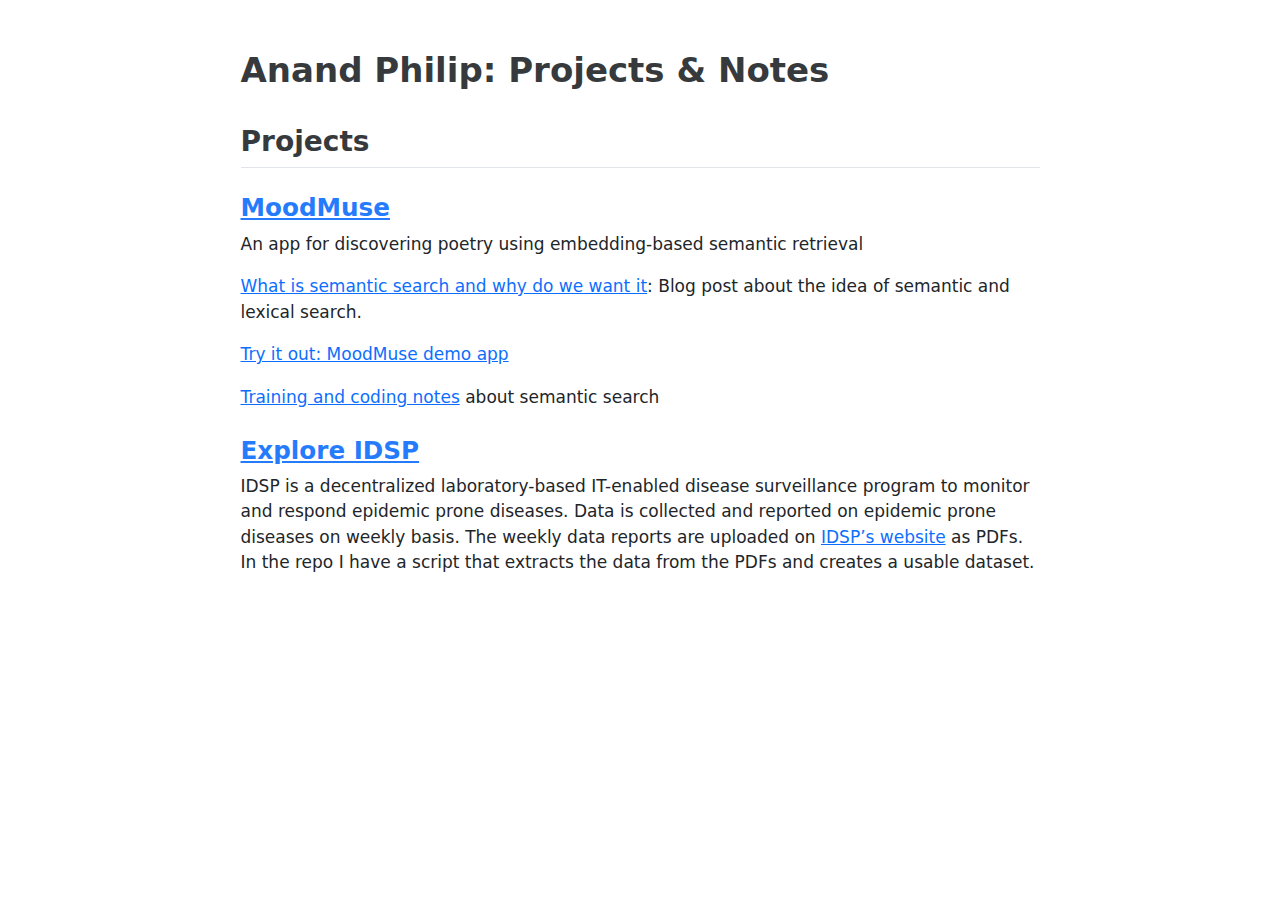
<file: index.html>
<!DOCTYPE html>
<html xmlns="http://www.w3.org/1999/xhtml" lang="en" xml:lang="en"><head>

<meta charset="utf-8">
<meta name="generator" content="quarto-1.3.450">

<meta name="viewport" content="width=device-width, initial-scale=1.0, user-scalable=yes">


<title>Anand Philip: Projects &amp; Notes</title>
<style>
code{white-space: pre-wrap;}
span.smallcaps{font-variant: small-caps;}
div.columns{display: flex; gap: min(4vw, 1.5em);}
div.column{flex: auto; overflow-x: auto;}
div.hanging-indent{margin-left: 1.5em; text-indent: -1.5em;}
ul.task-list{list-style: none;}
ul.task-list li input[type="checkbox"] {
  width: 0.8em;
  margin: 0 0.8em 0.2em -1em; /* quarto-specific, see https://github.com/quarto-dev/quarto-cli/issues/4556 */ 
  vertical-align: middle;
}
</style>


<script src="index_files/libs/clipboard/clipboard.min.js"></script>
<script src="index_files/libs/quarto-html/quarto.js"></script>
<script src="index_files/libs/quarto-html/popper.min.js"></script>
<script src="index_files/libs/quarto-html/tippy.umd.min.js"></script>
<script src="index_files/libs/quarto-html/anchor.min.js"></script>
<link href="index_files/libs/quarto-html/tippy.css" rel="stylesheet">
<link href="index_files/libs/quarto-html/quarto-syntax-highlighting.css" rel="stylesheet" id="quarto-text-highlighting-styles">
<script src="index_files/libs/bootstrap/bootstrap.min.js"></script>
<link href="index_files/libs/bootstrap/bootstrap-icons.css" rel="stylesheet">
<link href="index_files/libs/bootstrap/bootstrap.min.css" rel="stylesheet" id="quarto-bootstrap" data-mode="light">


<link rel="stylesheet" href="styles.css">
</head>

<body class="fullcontent">

<div id="quarto-content" class="page-columns page-rows-contents page-layout-article">

<main class="content" id="quarto-document-content">

<header id="title-block-header" class="quarto-title-block default">
<div class="quarto-title">
</div>



<div class="quarto-title-meta">

    
  
    
  </div>
  

</header>

<section id="anand-philip-projects-notes" class="level1">
<h1>Anand Philip: Projects &amp; Notes</h1>
<section id="projects" class="level2">
<h2 class="anchored" data-anchor-id="projects">Projects</h2>
<section id="moodmuse" class="level3">
<h3 class="anchored" data-anchor-id="moodmuse"><a href="https://github.com/aflip/mood-muse">MoodMuse</a></h3>
<p>An app for discovering poetry using embedding-based semantic retrieval</p>
<p><a href="https://anandphilip.com/what-is-semantic-search-and-why-do-we-want-it/">What is semantic search and why do we want it</a>: Blog post about the idea of semantic and lexical search.</p>
<p><a href="https://starry-eyed-geometry.anvil.app/">Try it out: MoodMuse demo app</a></p>
<p><a href="semanticsearch.md">Training and coding notes</a> about semantic search</p>
</section>
<section id="explore-idsp" class="level3">
<h3 class="anchored" data-anchor-id="explore-idsp"><a href="https://github.com/aflip/IDSP">Explore IDSP</a></h3>
<p>IDSP is a decentralized laboratory-based IT-enabled disease surveillance program to monitor and respond epidemic prone diseases. Data is collected and reported on epidemic prone diseases on weekly basis. The weekly data reports are uploaded on <a href="https://idsp.mohfw.gov.in/index4.php?lang=1&amp;level=0&amp;linkid=406&amp;lid=3689">IDSP’s website</a> as PDFs. In the repo I have a script that extracts the data from the PDFs and creates a usable dataset.</p>
</section>
</section>
</section>

</main>
<!-- /main column -->
<script id="quarto-html-after-body" type="application/javascript">
window.document.addEventListener("DOMContentLoaded", function (event) {
  const toggleBodyColorMode = (bsSheetEl) => {
    const mode = bsSheetEl.getAttribute("data-mode");
    const bodyEl = window.document.querySelector("body");
    if (mode === "dark") {
      bodyEl.classList.add("quarto-dark");
      bodyEl.classList.remove("quarto-light");
    } else {
      bodyEl.classList.add("quarto-light");
      bodyEl.classList.remove("quarto-dark");
    }
  }
  const toggleBodyColorPrimary = () => {
    const bsSheetEl = window.document.querySelector("link#quarto-bootstrap");
    if (bsSheetEl) {
      toggleBodyColorMode(bsSheetEl);
    }
  }
  toggleBodyColorPrimary();  
  const icon = "";
  const anchorJS = new window.AnchorJS();
  anchorJS.options = {
    placement: 'right',
    icon: icon
  };
  anchorJS.add('.anchored');
  const isCodeAnnotation = (el) => {
    for (const clz of el.classList) {
      if (clz.startsWith('code-annotation-')) {                     
        return true;
      }
    }
    return false;
  }
  const clipboard = new window.ClipboardJS('.code-copy-button', {
    text: function(trigger) {
      const codeEl = trigger.previousElementSibling.cloneNode(true);
      for (const childEl of codeEl.children) {
        if (isCodeAnnotation(childEl)) {
          childEl.remove();
        }
      }
      return codeEl.innerText;
    }
  });
  clipboard.on('success', function(e) {
    // button target
    const button = e.trigger;
    // don't keep focus
    button.blur();
    // flash "checked"
    button.classList.add('code-copy-button-checked');
    var currentTitle = button.getAttribute("title");
    button.setAttribute("title", "Copied!");
    let tooltip;
    if (window.bootstrap) {
      button.setAttribute("data-bs-toggle", "tooltip");
      button.setAttribute("data-bs-placement", "left");
      button.setAttribute("data-bs-title", "Copied!");
      tooltip = new bootstrap.Tooltip(button, 
        { trigger: "manual", 
          customClass: "code-copy-button-tooltip",
          offset: [0, -8]});
      tooltip.show();    
    }
    setTimeout(function() {
      if (tooltip) {
        tooltip.hide();
        button.removeAttribute("data-bs-title");
        button.removeAttribute("data-bs-toggle");
        button.removeAttribute("data-bs-placement");
      }
      button.setAttribute("title", currentTitle);
      button.classList.remove('code-copy-button-checked');
    }, 1000);
    // clear code selection
    e.clearSelection();
  });
  function tippyHover(el, contentFn) {
    const config = {
      allowHTML: true,
      content: contentFn,
      maxWidth: 500,
      delay: 100,
      arrow: false,
      appendTo: function(el) {
          return el.parentElement;
      },
      interactive: true,
      interactiveBorder: 10,
      theme: 'quarto',
      placement: 'bottom-start'
    };
    window.tippy(el, config); 
  }
  const noterefs = window.document.querySelectorAll('a[role="doc-noteref"]');
  for (var i=0; i<noterefs.length; i++) {
    const ref = noterefs[i];
    tippyHover(ref, function() {
      // use id or data attribute instead here
      let href = ref.getAttribute('data-footnote-href') || ref.getAttribute('href');
      try { href = new URL(href).hash; } catch {}
      const id = href.replace(/^#\/?/, "");
      const note = window.document.getElementById(id);
      return note.innerHTML;
    });
  }
      let selectedAnnoteEl;
      const selectorForAnnotation = ( cell, annotation) => {
        let cellAttr = 'data-code-cell="' + cell + '"';
        let lineAttr = 'data-code-annotation="' +  annotation + '"';
        const selector = 'span[' + cellAttr + '][' + lineAttr + ']';
        return selector;
      }
      const selectCodeLines = (annoteEl) => {
        const doc = window.document;
        const targetCell = annoteEl.getAttribute("data-target-cell");
        const targetAnnotation = annoteEl.getAttribute("data-target-annotation");
        const annoteSpan = window.document.querySelector(selectorForAnnotation(targetCell, targetAnnotation));
        const lines = annoteSpan.getAttribute("data-code-lines").split(",");
        const lineIds = lines.map((line) => {
          return targetCell + "-" + line;
        })
        let top = null;
        let height = null;
        let parent = null;
        if (lineIds.length > 0) {
            //compute the position of the single el (top and bottom and make a div)
            const el = window.document.getElementById(lineIds[0]);
            top = el.offsetTop;
            height = el.offsetHeight;
            parent = el.parentElement.parentElement;
          if (lineIds.length > 1) {
            const lastEl = window.document.getElementById(lineIds[lineIds.length - 1]);
            const bottom = lastEl.offsetTop + lastEl.offsetHeight;
            height = bottom - top;
          }
          if (top !== null && height !== null && parent !== null) {
            // cook up a div (if necessary) and position it 
            let div = window.document.getElementById("code-annotation-line-highlight");
            if (div === null) {
              div = window.document.createElement("div");
              div.setAttribute("id", "code-annotation-line-highlight");
              div.style.position = 'absolute';
              parent.appendChild(div);
            }
            div.style.top = top - 2 + "px";
            div.style.height = height + 4 + "px";
            let gutterDiv = window.document.getElementById("code-annotation-line-highlight-gutter");
            if (gutterDiv === null) {
              gutterDiv = window.document.createElement("div");
              gutterDiv.setAttribute("id", "code-annotation-line-highlight-gutter");
              gutterDiv.style.position = 'absolute';
              const codeCell = window.document.getElementById(targetCell);
              const gutter = codeCell.querySelector('.code-annotation-gutter');
              gutter.appendChild(gutterDiv);
            }
            gutterDiv.style.top = top - 2 + "px";
            gutterDiv.style.height = height + 4 + "px";
          }
          selectedAnnoteEl = annoteEl;
        }
      };
      const unselectCodeLines = () => {
        const elementsIds = ["code-annotation-line-highlight", "code-annotation-line-highlight-gutter"];
        elementsIds.forEach((elId) => {
          const div = window.document.getElementById(elId);
          if (div) {
            div.remove();
          }
        });
        selectedAnnoteEl = undefined;
      };
      // Attach click handler to the DT
      const annoteDls = window.document.querySelectorAll('dt[data-target-cell]');
      for (const annoteDlNode of annoteDls) {
        annoteDlNode.addEventListener('click', (event) => {
          const clickedEl = event.target;
          if (clickedEl !== selectedAnnoteEl) {
            unselectCodeLines();
            const activeEl = window.document.querySelector('dt[data-target-cell].code-annotation-active');
            if (activeEl) {
              activeEl.classList.remove('code-annotation-active');
            }
            selectCodeLines(clickedEl);
            clickedEl.classList.add('code-annotation-active');
          } else {
            // Unselect the line
            unselectCodeLines();
            clickedEl.classList.remove('code-annotation-active');
          }
        });
      }
  const findCites = (el) => {
    const parentEl = el.parentElement;
    if (parentEl) {
      const cites = parentEl.dataset.cites;
      if (cites) {
        return {
          el,
          cites: cites.split(' ')
        };
      } else {
        return findCites(el.parentElement)
      }
    } else {
      return undefined;
    }
  };
  var bibliorefs = window.document.querySelectorAll('a[role="doc-biblioref"]');
  for (var i=0; i<bibliorefs.length; i++) {
    const ref = bibliorefs[i];
    const citeInfo = findCites(ref);
    if (citeInfo) {
      tippyHover(citeInfo.el, function() {
        var popup = window.document.createElement('div');
        citeInfo.cites.forEach(function(cite) {
          var citeDiv = window.document.createElement('div');
          citeDiv.classList.add('hanging-indent');
          citeDiv.classList.add('csl-entry');
          var biblioDiv = window.document.getElementById('ref-' + cite);
          if (biblioDiv) {
            citeDiv.innerHTML = biblioDiv.innerHTML;
          }
          popup.appendChild(citeDiv);
        });
        return popup.innerHTML;
      });
    }
  }
});
</script>
</div> <!-- /content -->



</body></html>
</file>
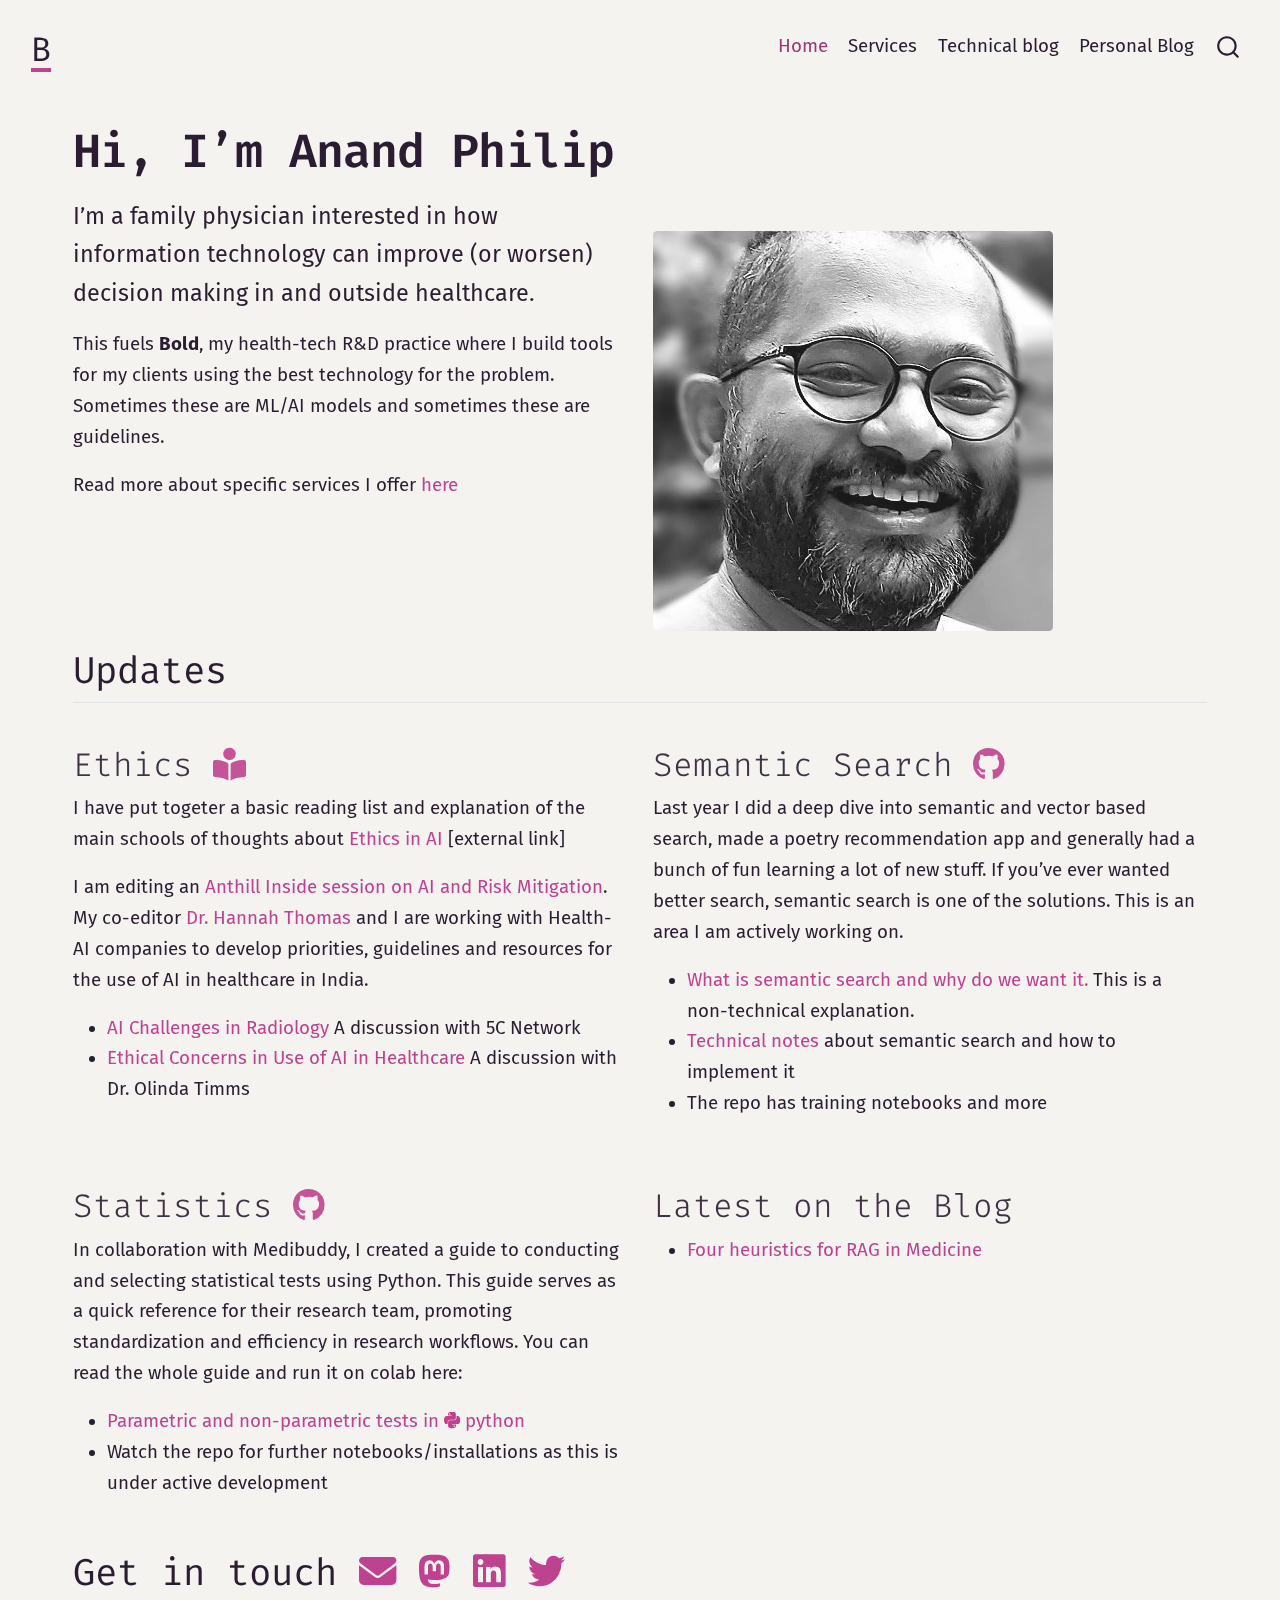
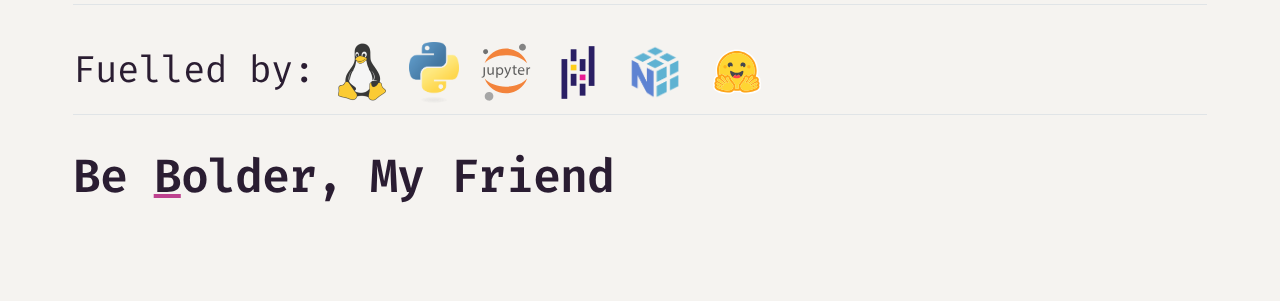
<file: docs/index.html>
<!DOCTYPE html>
<html xmlns="http://www.w3.org/1999/xhtml" lang="en" xml:lang="en"><head>

<meta charset="utf-8">
<meta name="generator" content="quarto-1.6.36">

<meta name="viewport" content="width=device-width, initial-scale=1.0, user-scalable=yes">


<title>Bold: Research and Development</title>
<style>
code{white-space: pre-wrap;}
span.smallcaps{font-variant: small-caps;}
div.columns{display: flex; gap: min(4vw, 1.5em);}
div.column{flex: auto; overflow-x: auto;}
div.hanging-indent{margin-left: 1.5em; text-indent: -1.5em;}
ul.task-list{list-style: none;}
ul.task-list li input[type="checkbox"] {
  width: 0.8em;
  margin: 0 0.8em 0.2em -1em; /* quarto-specific, see https://github.com/quarto-dev/quarto-cli/issues/4556 */ 
  vertical-align: middle;
}
</style>


<script src="site_libs/quarto-nav/quarto-nav.js"></script>
<script src="site_libs/quarto-nav/headroom.min.js"></script>
<script src="site_libs/clipboard/clipboard.min.js"></script>
<script src="site_libs/quarto-search/autocomplete.umd.js"></script>
<script src="site_libs/quarto-search/fuse.min.js"></script>
<script src="site_libs/quarto-search/quarto-search.js"></script>
<meta name="quarto:offset" content="./">
<link href="./assets/bold-logo-g.png" rel="icon" type="image/png">
<script src="site_libs/quarto-html/quarto.js"></script>
<script src="site_libs/quarto-html/popper.min.js"></script>
<script src="site_libs/quarto-html/tippy.umd.min.js"></script>
<script src="site_libs/quarto-html/anchor.min.js"></script>
<link href="site_libs/quarto-html/tippy.css" rel="stylesheet">
<link href="site_libs/quarto-html/quarto-syntax-highlighting-529db68cabd0583c09855e93865038ae.css" rel="stylesheet" id="quarto-text-highlighting-styles">
<script src="site_libs/bootstrap/bootstrap.min.js"></script>
<link href="site_libs/bootstrap/bootstrap-icons.css" rel="stylesheet">
<link href="site_libs/bootstrap/bootstrap-d5608b99cfd43595fadb0b9443028197.min.css" rel="stylesheet" append-hash="true" id="quarto-bootstrap" data-mode="light">
<link href="site_libs/quarto-contrib/fontawesome6-1.2.0/all.min.css" rel="stylesheet">
<link href="site_libs/quarto-contrib/fontawesome6-1.2.0/latex-fontsize.css" rel="stylesheet">
<script id="quarto-search-options" type="application/json">{
  "location": "navbar",
  "copy-button": false,
  "collapse-after": 3,
  "panel-placement": "end",
  "type": "overlay",
  "limit": 50,
  "keyboard-shortcut": [
    "f",
    "/",
    "s"
  ],
  "show-item-context": false,
  "language": {
    "search-no-results-text": "No results",
    "search-matching-documents-text": "matching documents",
    "search-copy-link-title": "Copy link to search",
    "search-hide-matches-text": "Hide additional matches",
    "search-more-match-text": "more match in this document",
    "search-more-matches-text": "more matches in this document",
    "search-clear-button-title": "Clear",
    "search-text-placeholder": "",
    "search-detached-cancel-button-title": "Cancel",
    "search-submit-button-title": "Submit",
    "search-label": "Search"
  }
}</script>
<meta http-equiv="X-Clacks-Overhead" content="GNU Terry Pratchett">


<link rel="stylesheet" href="styles.css">
</head>

<body class="nav-fixed">

<div id="quarto-search-results"></div>
  <header id="quarto-header" class="headroom fixed-top">
    <nav class="navbar navbar-expand-lg " data-bs-theme="dark">
      <div class="navbar-container container-fluid">
      <div class="navbar-brand-container mx-auto">
    <a class="navbar-brand" href="./index.html">
    <span class="navbar-title">B<span class="icon-line"></span> <span class="hidden quarto-markdown-envelope-contents" data-render-id="cXVhcnRvLWludC1uYXZiYXI6SG9tZQ==">Home</span> <span class="hidden quarto-markdown-envelope-contents" data-render-id="cXVhcnRvLWludC1uYXZiYXI6L2luZGV4Lmh0bWw=">/index.html</span> <span class="hidden quarto-markdown-envelope-contents" data-render-id="cXVhcnRvLWludC1uYXZiYXI6U2VydmljZXM=">Services</span> <span class="hidden quarto-markdown-envelope-contents" data-render-id="cXVhcnRvLWludC1uYXZiYXI6L3NlcnZpY2VzLmh0bWw=">/services.html</span> <span class="hidden quarto-markdown-envelope-contents" data-render-id="cXVhcnRvLWludC1uYXZiYXI6VGVjaG5pY2FsIGJsb2c=">Technical blog</span> <span class="hidden quarto-markdown-envelope-contents" data-render-id="cXVhcnRvLWludC1uYXZiYXI6L3Bvc3RzLmh0bWw=">/posts.html</span> <span class="hidden quarto-markdown-envelope-contents" data-render-id="cXVhcnRvLWludC1uYXZiYXI6UGVyc29uYWwgQmxvZw==">Personal Blog</span> <span class="hidden quarto-markdown-envelope-contents" data-render-id="cXVhcnRvLWludC1uYXZiYXI6aHR0cHM6Ly9hbmFuZHBoaWxpcC5jb20=">https://anandphilip.com</span></span>
    </a>
  </div>
            <div id="quarto-search" class="" title="Search"></div>
          <button class="navbar-toggler" type="button" data-bs-toggle="collapse" data-bs-target="#navbarCollapse" aria-controls="navbarCollapse" role="menu" aria-expanded="false" aria-label="Toggle navigation" onclick="if (window.quartoToggleHeadroom) { window.quartoToggleHeadroom(); }">
  <span class="navbar-toggler-icon"></span>
</button>
          <div class="collapse navbar-collapse" id="navbarCollapse">
            <ul class="navbar-nav navbar-nav-scroll ms-auto">
  <li class="nav-item">
    <a class="nav-link active" href="./index.html" aria-current="page"> 
<span class="menu-text">Home</span></a>
  </li>  
  <li class="nav-item">
    <a class="nav-link" href="./services.html"> 
<span class="menu-text">Services</span></a>
  </li>  
  <li class="nav-item">
    <a class="nav-link" href="./posts.html"> 
<span class="menu-text">Technical blog</span></a>
  </li>  
  <li class="nav-item">
    <a class="nav-link" href="https://anandphilip.com" target="_blank"> 
<span class="menu-text">Personal Blog</span></a>
  </li>  
</ul>
          </div> <!-- /navcollapse -->
            <div class="quarto-navbar-tools">
</div>
      </div> <!-- /container-fluid -->
    </nav>
</header>
<!-- content -->
<div id="quarto-content" class="quarto-container page-columns page-rows-contents page-layout-full page-navbar">
<!-- sidebar -->
<!-- margin-sidebar -->
    
<!-- main -->
<main class="content column-page" id="quarto-document-content"><header id="title-block-header" class="quarto-title-block"><h1 class="title display-7">Hi, I’m Anand Philip</h1></header>




<div class="grid">
<section id="hi-im-anand-philip" class="level1 g-col-12 g-col-md-6">

<p class="large-p">
I’m a family physician interested in how information technology can improve (or worsen) decision making in and outside healthcare.
</p>
<p>This fuels <strong>Bold</strong>, my health-tech R&amp;D practice where I build tools for my clients using the best technology for the problem. Sometimes these are ML/AI models and sometimes these are guidelines.</p>
<p>Read more about specific services I offer <a href="./services.html">here</a></p>
</section>
<div class="g-col-12 g-col-md-6">
<p><img src="assets/fPX9EXMc_400x400.jpg" class="img-fluid rounded float-right" style="max-width:400px;margin-top:2rem;" alt="Black And white photograph of Anand Philip"></p>
</div>
</div>
<section id="updates" class="level2">
<h2 class="anchored" data-anchor-id="updates">Updates</h2>
<div class="grid">
<div class="g-col-12 g-col-md-6">
<h3 class="anchored">
Ethics <a href="#ethics"><i class="fa-solid fa-book-open-reader" aria-label="book-open-reader"></i></a>
</h3>
<p>I have put togeter a basic reading list and explanation of the main schools of thoughts about <a href="https://anandphilip.com/ethical-ai-basic-reading-schools-of-thought-an-overview/">Ethics in AI</a> [external link]</p>
<p>I am editing an <a href="https://hasgeek.com/anthillinside/ai-and-risk-mitigation/">Anthill Inside session on AI and Risk Mitigation</a>. My co-editor <a href="https://www.linkedin.com/in/hannah-mary-thomas-t-838a0113/?originalSubdomain=in">Dr.&nbsp;Hannah Thomas</a> and I are working with Health-AI companies to develop priorities, guidelines and resources for the use of AI in healthcare in India.</p>
<ul>
<li><a href="https://hasgeek.com/anthillinside/navigating-ai-challenges-in-radiology/">AI Challenges in Radiology</a> A discussion with 5C Network</li>
<li><a href="https://hasgeek.com/anthillinside/ethical-concerns-in-use-of-ai-in-healthcare/">Ethical Concerns in Use of AI in Healthcare</a> A discussion with Dr.&nbsp;Olinda Timms</li>
</ul>
</div>
<div class="g-col-12 g-col-md-6">
<h3 class="anchored">
Semantic Search <a href="https://github.com/aflip/mood-muse"><i class="fa-brands fa-github" aria-label="github"></i></a>
</h3>
<p>Last year I did a deep dive into semantic and vector based search, made a poetry recommendation app and generally had a bunch of fun learning a lot of new stuff. If you’ve ever wanted better search, semantic search is one of the solutions. This is an area I am actively working on.</p>
<ul>
<li><a href="./blog/what-is-semantic-search/index.html">What is semantic search and why do we want it.</a> This is a non-technical explanation.<br>
</li>
<li><a href="./blog/sem-search-notes/index.html">Technical notes</a> about semantic search and how to implement it</li>
<li>The repo has training notebooks and more</li>
</ul>
</div>
<div class="g-col-12 g-col-md-6">
<h3 class="anchored">
Statistics <a href="https://github.com/aflip/biostats-with-python"><i class="fa-brands fa-github" aria-label="github"></i></a>
</h3>

<p>In collaboration with Medibuddy, I created a guide to conducting and selecting statistical tests using Python. This guide serves as a quick reference for their research team, promoting standardization and efficiency in research workflows. You can read the whole guide and run it on colab here:</p>
<ul>
<li><a href="blog/biostat-with-python-01/01-BWP-deploy-bold.html">Parametric and non-parametric tests in <i class="fa-brands fa-python" aria-label="python"></i> python</a></li>
<li>Watch the repo for further notebooks/installations as this is under active development</li>
</ul>
</div>
<div class="g-col-12 g-col-md-6">
<h3 class="anchored">
Latest on the Blog
</h3>
<ul>
<li><a href="https://boldresearch.org/blog/opinionated-RAG-heuristics/index.html">Four heuristics for RAG in Medicine</a></li>
</ul>
</div>
</div>
</section>
<section id="get-in-touch" class="level2">
<h2 class="anchored" data-anchor-id="get-in-touch">Get in touch <a href="mailto:hello@boldresearch.org"><i class="fa-solid fa-envelope" title="icon of an envelope" aria-label="envelope"></i></a> <a href="https://sigmoid.social/@anandphilipc"><i class="fa-brands fa-mastodon" title="mastodon icon" aria-label="mastodon"></i></a> <a href="https://www.linkedin.com/in/anandphilip/"><i class="fa-brands fa-linkedin" title="linkedin icon" aria-label="linkedin"></i></a> <a href="https://www.twitter.com/anandphilipc/"><i class="fa-brands fa-twitter" title="twitter icon" aria-label="twitter"></i></a></h2>
</section>
<section id="fuelled-by" class="level2">
<h2 class="anchored" data-anchor-id="fuelled-by">Fuelled by: <img src="assets/Tux_Classic_flat_look_v1.1.svg.png" width="50px" alt="linux logo"> <img src="assets/python-logo-only.png" width="50px" alt="python logo"> <img src="assets/jupyter_icon.svg" width="50px" alt="jupyter logo"> <img src="assets/Artboard 61.svg" width="50px" alt="pandas logo"> <img src="assets/numpylogoicon.png" width="60px" alt="numpy logo"> <img src="assets/hf-logo.svg" width="60px" alt="huggingface transformers logo"></h2>
<p></p>
</section>
<section id="be-bolder-my-friend" class="level1">
<h1>Be <span class="bold"> B</span>older, My Friend</h1>


</section>

</main> <!-- /main -->
<script id="quarto-html-after-body" type="application/javascript">
window.document.addEventListener("DOMContentLoaded", function (event) {
  const toggleBodyColorMode = (bsSheetEl) => {
    const mode = bsSheetEl.getAttribute("data-mode");
    const bodyEl = window.document.querySelector("body");
    if (mode === "dark") {
      bodyEl.classList.add("quarto-dark");
      bodyEl.classList.remove("quarto-light");
    } else {
      bodyEl.classList.add("quarto-light");
      bodyEl.classList.remove("quarto-dark");
    }
  }
  const toggleBodyColorPrimary = () => {
    const bsSheetEl = window.document.querySelector("link#quarto-bootstrap");
    if (bsSheetEl) {
      toggleBodyColorMode(bsSheetEl);
    }
  }
  toggleBodyColorPrimary();  
  const icon = "";
  const anchorJS = new window.AnchorJS();
  anchorJS.options = {
    placement: 'right',
    icon: icon
  };
  anchorJS.add('.anchored');
  const isCodeAnnotation = (el) => {
    for (const clz of el.classList) {
      if (clz.startsWith('code-annotation-')) {                     
        return true;
      }
    }
    return false;
  }
  const onCopySuccess = function(e) {
    // button target
    const button = e.trigger;
    // don't keep focus
    button.blur();
    // flash "checked"
    button.classList.add('code-copy-button-checked');
    var currentTitle = button.getAttribute("title");
    button.setAttribute("title", "Copied!");
    let tooltip;
    if (window.bootstrap) {
      button.setAttribute("data-bs-toggle", "tooltip");
      button.setAttribute("data-bs-placement", "left");
      button.setAttribute("data-bs-title", "Copied!");
      tooltip = new bootstrap.Tooltip(button, 
        { trigger: "manual", 
          customClass: "code-copy-button-tooltip",
          offset: [0, -8]});
      tooltip.show();    
    }
    setTimeout(function() {
      if (tooltip) {
        tooltip.hide();
        button.removeAttribute("data-bs-title");
        button.removeAttribute("data-bs-toggle");
        button.removeAttribute("data-bs-placement");
      }
      button.setAttribute("title", currentTitle);
      button.classList.remove('code-copy-button-checked');
    }, 1000);
    // clear code selection
    e.clearSelection();
  }
  const getTextToCopy = function(trigger) {
      const codeEl = trigger.previousElementSibling.cloneNode(true);
      for (const childEl of codeEl.children) {
        if (isCodeAnnotation(childEl)) {
          childEl.remove();
        }
      }
      return codeEl.innerText;
  }
  const clipboard = new window.ClipboardJS('.code-copy-button:not([data-in-quarto-modal])', {
    text: getTextToCopy
  });
  clipboard.on('success', onCopySuccess);
  if (window.document.getElementById('quarto-embedded-source-code-modal')) {
    const clipboardModal = new window.ClipboardJS('.code-copy-button[data-in-quarto-modal]', {
      text: getTextToCopy,
      container: window.document.getElementById('quarto-embedded-source-code-modal')
    });
    clipboardModal.on('success', onCopySuccess);
  }
    var localhostRegex = new RegExp(/^(?:http|https):\/\/localhost\:?[0-9]*\//);
    var mailtoRegex = new RegExp(/^mailto:/);
      var filterRegex = new RegExp("http:\/\/boldresearch\.org");
    var isInternal = (href) => {
        return filterRegex.test(href) || localhostRegex.test(href) || mailtoRegex.test(href);
    }
    // Inspect non-navigation links and adorn them if external
 	var links = window.document.querySelectorAll('a[href]:not(.nav-link):not(.navbar-brand):not(.toc-action):not(.sidebar-link):not(.sidebar-item-toggle):not(.pagination-link):not(.no-external):not([aria-hidden]):not(.dropdown-item):not(.quarto-navigation-tool):not(.about-link)');
    for (var i=0; i<links.length; i++) {
      const link = links[i];
      if (!isInternal(link.href)) {
        // undo the damage that might have been done by quarto-nav.js in the case of
        // links that we want to consider external
        if (link.dataset.originalHref !== undefined) {
          link.href = link.dataset.originalHref;
        }
          // target, if specified
          link.setAttribute("target", "_blank");
          if (link.getAttribute("rel") === null) {
            link.setAttribute("rel", "noopener");
          }
      }
    }
  function tippyHover(el, contentFn, onTriggerFn, onUntriggerFn) {
    const config = {
      allowHTML: true,
      maxWidth: 500,
      delay: 100,
      arrow: false,
      appendTo: function(el) {
          return el.parentElement;
      },
      interactive: true,
      interactiveBorder: 10,
      theme: 'quarto',
      placement: 'bottom-start',
    };
    if (contentFn) {
      config.content = contentFn;
    }
    if (onTriggerFn) {
      config.onTrigger = onTriggerFn;
    }
    if (onUntriggerFn) {
      config.onUntrigger = onUntriggerFn;
    }
    window.tippy(el, config); 
  }
  const noterefs = window.document.querySelectorAll('a[role="doc-noteref"]');
  for (var i=0; i<noterefs.length; i++) {
    const ref = noterefs[i];
    tippyHover(ref, function() {
      // use id or data attribute instead here
      let href = ref.getAttribute('data-footnote-href') || ref.getAttribute('href');
      try { href = new URL(href).hash; } catch {}
      const id = href.replace(/^#\/?/, "");
      const note = window.document.getElementById(id);
      if (note) {
        return note.innerHTML;
      } else {
        return "";
      }
    });
  }
  const xrefs = window.document.querySelectorAll('a.quarto-xref');
  const processXRef = (id, note) => {
    // Strip column container classes
    const stripColumnClz = (el) => {
      el.classList.remove("page-full", "page-columns");
      if (el.children) {
        for (const child of el.children) {
          stripColumnClz(child);
        }
      }
    }
    stripColumnClz(note)
    if (id === null || id.startsWith('sec-')) {
      // Special case sections, only their first couple elements
      const container = document.createElement("div");
      if (note.children && note.children.length > 2) {
        container.appendChild(note.children[0].cloneNode(true));
        for (let i = 1; i < note.children.length; i++) {
          const child = note.children[i];
          if (child.tagName === "P" && child.innerText === "") {
            continue;
          } else {
            container.appendChild(child.cloneNode(true));
            break;
          }
        }
        if (window.Quarto?.typesetMath) {
          window.Quarto.typesetMath(container);
        }
        return container.innerHTML
      } else {
        if (window.Quarto?.typesetMath) {
          window.Quarto.typesetMath(note);
        }
        return note.innerHTML;
      }
    } else {
      // Remove any anchor links if they are present
      const anchorLink = note.querySelector('a.anchorjs-link');
      if (anchorLink) {
        anchorLink.remove();
      }
      if (window.Quarto?.typesetMath) {
        window.Quarto.typesetMath(note);
      }
      if (note.classList.contains("callout")) {
        return note.outerHTML;
      } else {
        return note.innerHTML;
      }
    }
  }
  for (var i=0; i<xrefs.length; i++) {
    const xref = xrefs[i];
    tippyHover(xref, undefined, function(instance) {
      instance.disable();
      let url = xref.getAttribute('href');
      let hash = undefined; 
      if (url.startsWith('#')) {
        hash = url;
      } else {
        try { hash = new URL(url).hash; } catch {}
      }
      if (hash) {
        const id = hash.replace(/^#\/?/, "");
        const note = window.document.getElementById(id);
        if (note !== null) {
          try {
            const html = processXRef(id, note.cloneNode(true));
            instance.setContent(html);
          } finally {
            instance.enable();
            instance.show();
          }
        } else {
          // See if we can fetch this
          fetch(url.split('#')[0])
          .then(res => res.text())
          .then(html => {
            const parser = new DOMParser();
            const htmlDoc = parser.parseFromString(html, "text/html");
            const note = htmlDoc.getElementById(id);
            if (note !== null) {
              const html = processXRef(id, note);
              instance.setContent(html);
            } 
          }).finally(() => {
            instance.enable();
            instance.show();
          });
        }
      } else {
        // See if we can fetch a full url (with no hash to target)
        // This is a special case and we should probably do some content thinning / targeting
        fetch(url)
        .then(res => res.text())
        .then(html => {
          const parser = new DOMParser();
          const htmlDoc = parser.parseFromString(html, "text/html");
          const note = htmlDoc.querySelector('main.content');
          if (note !== null) {
            // This should only happen for chapter cross references
            // (since there is no id in the URL)
            // remove the first header
            if (note.children.length > 0 && note.children[0].tagName === "HEADER") {
              note.children[0].remove();
            }
            const html = processXRef(null, note);
            instance.setContent(html);
          } 
        }).finally(() => {
          instance.enable();
          instance.show();
        });
      }
    }, function(instance) {
    });
  }
      let selectedAnnoteEl;
      const selectorForAnnotation = ( cell, annotation) => {
        let cellAttr = 'data-code-cell="' + cell + '"';
        let lineAttr = 'data-code-annotation="' +  annotation + '"';
        const selector = 'span[' + cellAttr + '][' + lineAttr + ']';
        return selector;
      }
      const selectCodeLines = (annoteEl) => {
        const doc = window.document;
        const targetCell = annoteEl.getAttribute("data-target-cell");
        const targetAnnotation = annoteEl.getAttribute("data-target-annotation");
        const annoteSpan = window.document.querySelector(selectorForAnnotation(targetCell, targetAnnotation));
        const lines = annoteSpan.getAttribute("data-code-lines").split(",");
        const lineIds = lines.map((line) => {
          return targetCell + "-" + line;
        })
        let top = null;
        let height = null;
        let parent = null;
        if (lineIds.length > 0) {
            //compute the position of the single el (top and bottom and make a div)
            const el = window.document.getElementById(lineIds[0]);
            top = el.offsetTop;
            height = el.offsetHeight;
            parent = el.parentElement.parentElement;
          if (lineIds.length > 1) {
            const lastEl = window.document.getElementById(lineIds[lineIds.length - 1]);
            const bottom = lastEl.offsetTop + lastEl.offsetHeight;
            height = bottom - top;
          }
          if (top !== null && height !== null && parent !== null) {
            // cook up a div (if necessary) and position it 
            let div = window.document.getElementById("code-annotation-line-highlight");
            if (div === null) {
              div = window.document.createElement("div");
              div.setAttribute("id", "code-annotation-line-highlight");
              div.style.position = 'absolute';
              parent.appendChild(div);
            }
            div.style.top = top - 2 + "px";
            div.style.height = height + 4 + "px";
            div.style.left = 0;
            let gutterDiv = window.document.getElementById("code-annotation-line-highlight-gutter");
            if (gutterDiv === null) {
              gutterDiv = window.document.createElement("div");
              gutterDiv.setAttribute("id", "code-annotation-line-highlight-gutter");
              gutterDiv.style.position = 'absolute';
              const codeCell = window.document.getElementById(targetCell);
              const gutter = codeCell.querySelector('.code-annotation-gutter');
              gutter.appendChild(gutterDiv);
            }
            gutterDiv.style.top = top - 2 + "px";
            gutterDiv.style.height = height + 4 + "px";
          }
          selectedAnnoteEl = annoteEl;
        }
      };
      const unselectCodeLines = () => {
        const elementsIds = ["code-annotation-line-highlight", "code-annotation-line-highlight-gutter"];
        elementsIds.forEach((elId) => {
          const div = window.document.getElementById(elId);
          if (div) {
            div.remove();
          }
        });
        selectedAnnoteEl = undefined;
      };
        // Handle positioning of the toggle
    window.addEventListener(
      "resize",
      throttle(() => {
        elRect = undefined;
        if (selectedAnnoteEl) {
          selectCodeLines(selectedAnnoteEl);
        }
      }, 10)
    );
    function throttle(fn, ms) {
    let throttle = false;
    let timer;
      return (...args) => {
        if(!throttle) { // first call gets through
            fn.apply(this, args);
            throttle = true;
        } else { // all the others get throttled
            if(timer) clearTimeout(timer); // cancel #2
            timer = setTimeout(() => {
              fn.apply(this, args);
              timer = throttle = false;
            }, ms);
        }
      };
    }
      // Attach click handler to the DT
      const annoteDls = window.document.querySelectorAll('dt[data-target-cell]');
      for (const annoteDlNode of annoteDls) {
        annoteDlNode.addEventListener('click', (event) => {
          const clickedEl = event.target;
          if (clickedEl !== selectedAnnoteEl) {
            unselectCodeLines();
            const activeEl = window.document.querySelector('dt[data-target-cell].code-annotation-active');
            if (activeEl) {
              activeEl.classList.remove('code-annotation-active');
            }
            selectCodeLines(clickedEl);
            clickedEl.classList.add('code-annotation-active');
          } else {
            // Unselect the line
            unselectCodeLines();
            clickedEl.classList.remove('code-annotation-active');
          }
        });
      }
  const findCites = (el) => {
    const parentEl = el.parentElement;
    if (parentEl) {
      const cites = parentEl.dataset.cites;
      if (cites) {
        return {
          el,
          cites: cites.split(' ')
        };
      } else {
        return findCites(el.parentElement)
      }
    } else {
      return undefined;
    }
  };
  var bibliorefs = window.document.querySelectorAll('a[role="doc-biblioref"]');
  for (var i=0; i<bibliorefs.length; i++) {
    const ref = bibliorefs[i];
    const citeInfo = findCites(ref);
    if (citeInfo) {
      tippyHover(citeInfo.el, function() {
        var popup = window.document.createElement('div');
        citeInfo.cites.forEach(function(cite) {
          var citeDiv = window.document.createElement('div');
          citeDiv.classList.add('hanging-indent');
          citeDiv.classList.add('csl-entry');
          var biblioDiv = window.document.getElementById('ref-' + cite);
          if (biblioDiv) {
            citeDiv.innerHTML = biblioDiv.innerHTML;
          }
          popup.appendChild(citeDiv);
        });
        return popup.innerHTML;
      });
    }
  }
});
</script>
</div> <!-- /content -->




</body></html>
</file>
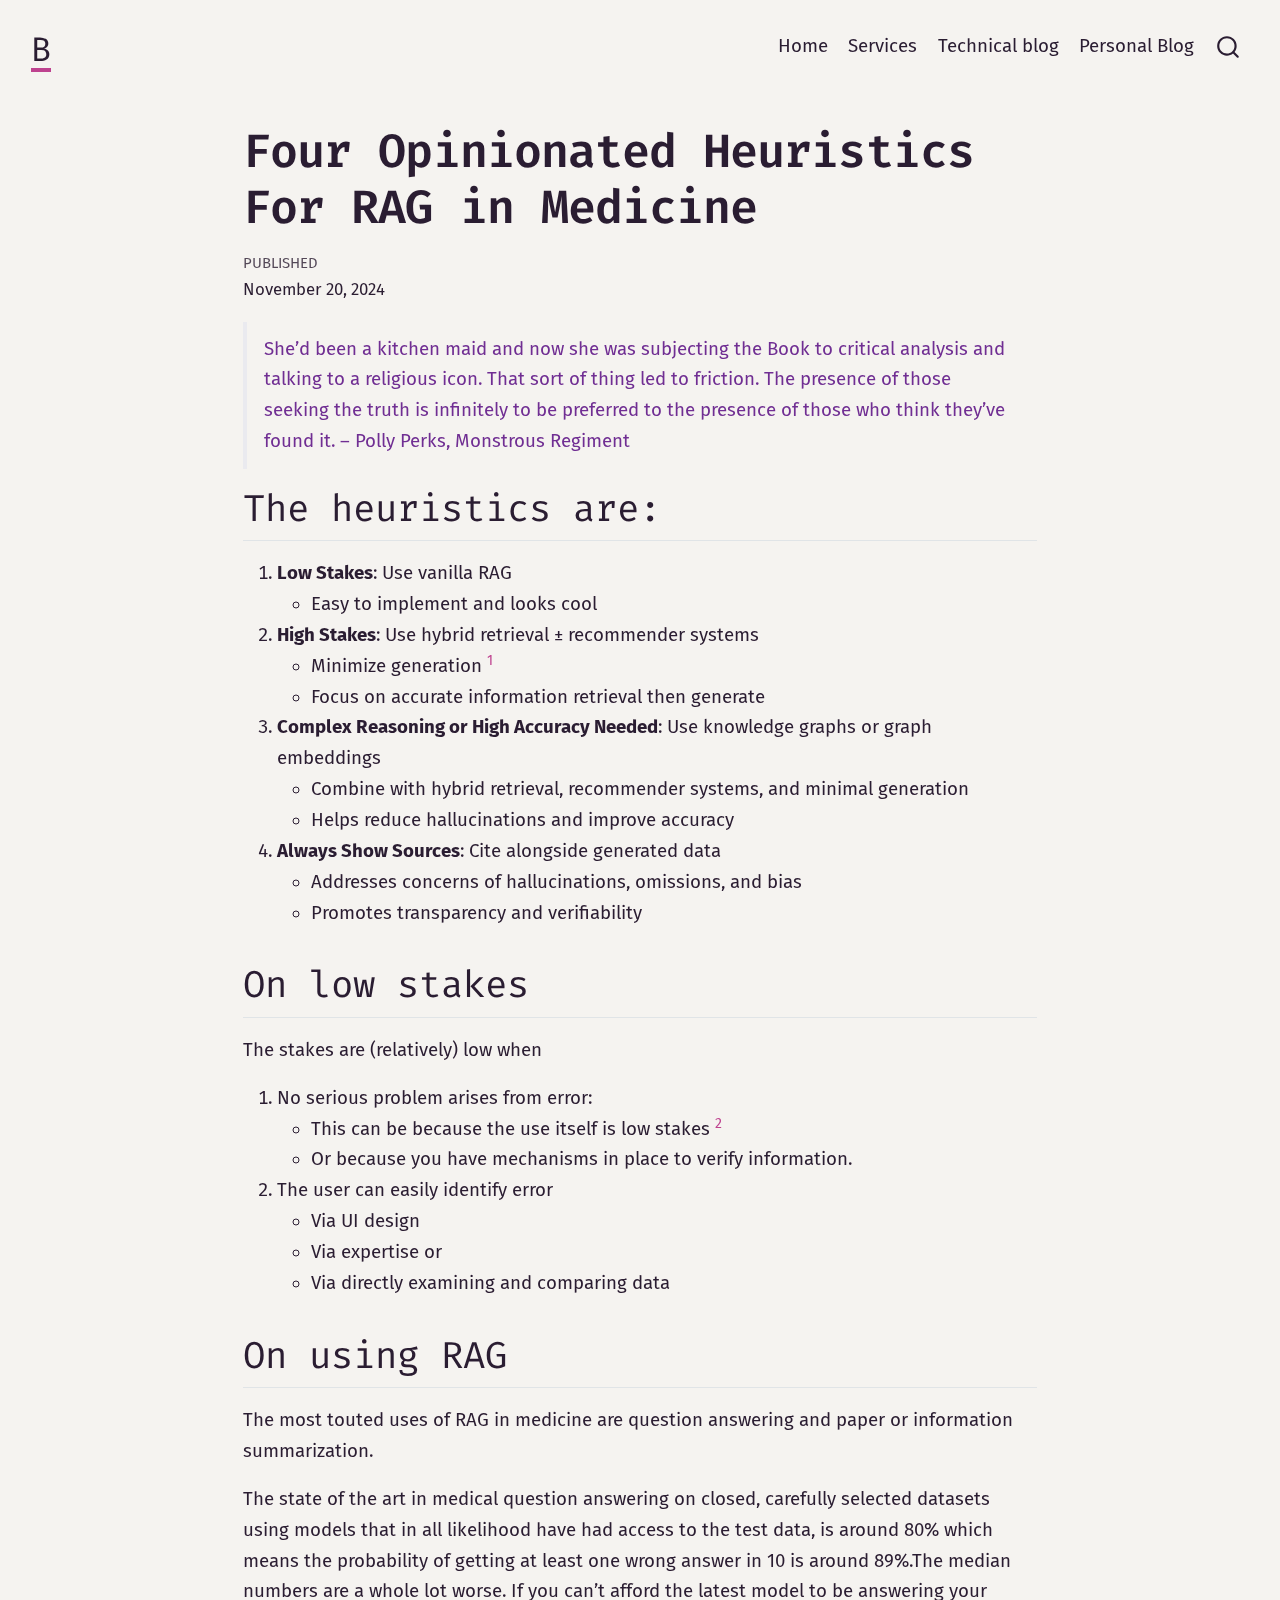
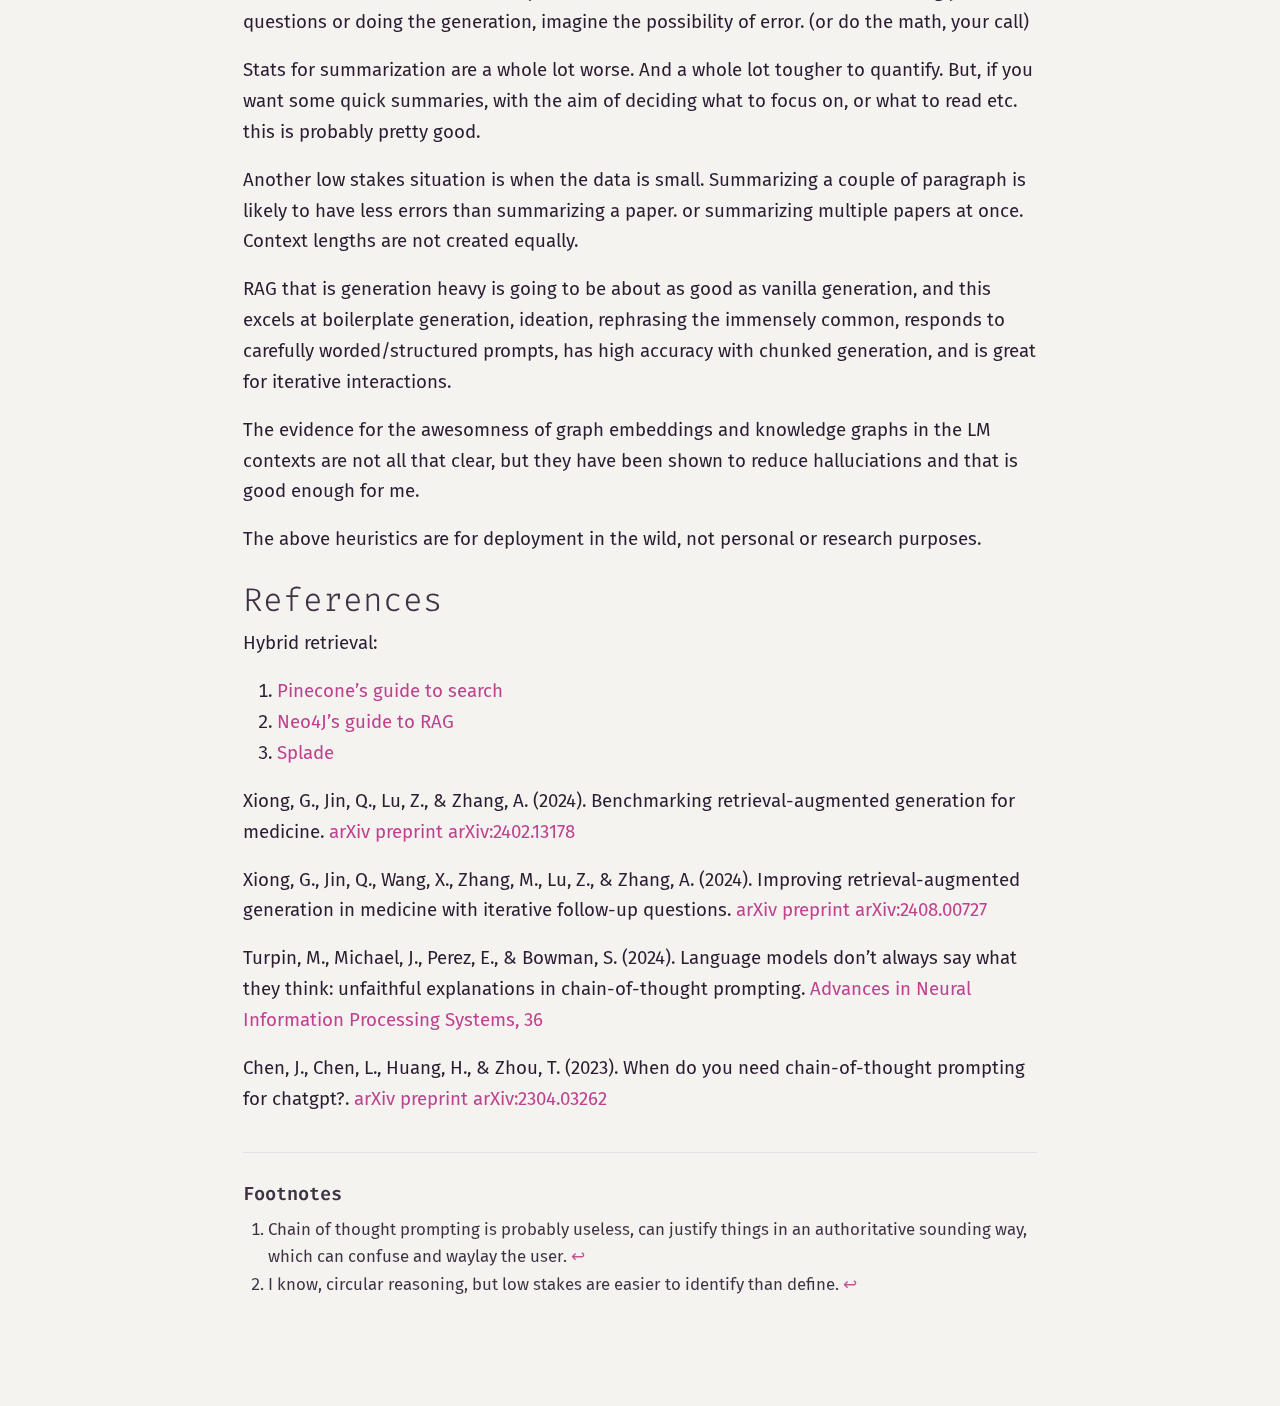
<file: docs/blog/opinionated-RAG-heuristics/index.html>
<!DOCTYPE html>
<html xmlns="http://www.w3.org/1999/xhtml" lang="en" xml:lang="en"><head>

<meta charset="utf-8">
<meta name="generator" content="quarto-1.6.36">

<meta name="viewport" content="width=device-width, initial-scale=1.0, user-scalable=yes">

<meta name="dcterms.date" content="2024-11-20">

<title>Four Opinionated Heuristics For RAG in Medicine – Bold: Research and Development</title>
<style>
code{white-space: pre-wrap;}
span.smallcaps{font-variant: small-caps;}
div.columns{display: flex; gap: min(4vw, 1.5em);}
div.column{flex: auto; overflow-x: auto;}
div.hanging-indent{margin-left: 1.5em; text-indent: -1.5em;}
ul.task-list{list-style: none;}
ul.task-list li input[type="checkbox"] {
  width: 0.8em;
  margin: 0 0.8em 0.2em -1em; /* quarto-specific, see https://github.com/quarto-dev/quarto-cli/issues/4556 */ 
  vertical-align: middle;
}
</style>


<script src="../../site_libs/quarto-nav/quarto-nav.js"></script>
<script src="../../site_libs/quarto-nav/headroom.min.js"></script>
<script src="../../site_libs/clipboard/clipboard.min.js"></script>
<script src="../../site_libs/quarto-search/autocomplete.umd.js"></script>
<script src="../../site_libs/quarto-search/fuse.min.js"></script>
<script src="../../site_libs/quarto-search/quarto-search.js"></script>
<meta name="quarto:offset" content="../../">
<link href="../../assets/bold-logo-g.png" rel="icon" type="image/png">
<script src="../../site_libs/quarto-html/quarto.js"></script>
<script src="../../site_libs/quarto-html/popper.min.js"></script>
<script src="../../site_libs/quarto-html/tippy.umd.min.js"></script>
<script src="../../site_libs/quarto-html/anchor.min.js"></script>
<link href="../../site_libs/quarto-html/tippy.css" rel="stylesheet">
<link href="../../site_libs/quarto-html/quarto-syntax-highlighting-529db68cabd0583c09855e93865038ae.css" rel="stylesheet" id="quarto-text-highlighting-styles">
<script src="../../site_libs/bootstrap/bootstrap.min.js"></script>
<link href="../../site_libs/bootstrap/bootstrap-icons.css" rel="stylesheet">
<link href="../../site_libs/bootstrap/bootstrap-d5608b99cfd43595fadb0b9443028197.min.css" rel="stylesheet" append-hash="true" id="quarto-bootstrap" data-mode="light">
<script id="quarto-search-options" type="application/json">{
  "location": "navbar",
  "copy-button": false,
  "collapse-after": 3,
  "panel-placement": "end",
  "type": "overlay",
  "limit": 50,
  "keyboard-shortcut": [
    "f",
    "/",
    "s"
  ],
  "show-item-context": false,
  "language": {
    "search-no-results-text": "No results",
    "search-matching-documents-text": "matching documents",
    "search-copy-link-title": "Copy link to search",
    "search-hide-matches-text": "Hide additional matches",
    "search-more-match-text": "more match in this document",
    "search-more-matches-text": "more matches in this document",
    "search-clear-button-title": "Clear",
    "search-text-placeholder": "",
    "search-detached-cancel-button-title": "Cancel",
    "search-submit-button-title": "Submit",
    "search-label": "Search"
  }
}</script>


</head>

<body class="nav-fixed fullcontent">

<div id="quarto-search-results"></div>
  <header id="quarto-header" class="headroom fixed-top">
    <nav class="navbar navbar-expand-lg " data-bs-theme="dark">
      <div class="navbar-container container-fluid">
      <div class="navbar-brand-container mx-auto">
    <a class="navbar-brand" href="../../index.html">
    <span class="navbar-title">B<span class="icon-line"></span> <span class="hidden quarto-markdown-envelope-contents" data-render-id="cXVhcnRvLWludC1uYXZiYXI6SG9tZQ==">Home</span> <span class="hidden quarto-markdown-envelope-contents" data-render-id="cXVhcnRvLWludC1uYXZiYXI6L2luZGV4Lmh0bWw=">/index.html</span> <span class="hidden quarto-markdown-envelope-contents" data-render-id="cXVhcnRvLWludC1uYXZiYXI6U2VydmljZXM=">Services</span> <span class="hidden quarto-markdown-envelope-contents" data-render-id="cXVhcnRvLWludC1uYXZiYXI6L3NlcnZpY2VzLmh0bWw=">/services.html</span> <span class="hidden quarto-markdown-envelope-contents" data-render-id="cXVhcnRvLWludC1uYXZiYXI6VGVjaG5pY2FsIGJsb2c=">Technical blog</span> <span class="hidden quarto-markdown-envelope-contents" data-render-id="cXVhcnRvLWludC1uYXZiYXI6L3Bvc3RzLmh0bWw=">/posts.html</span> <span class="hidden quarto-markdown-envelope-contents" data-render-id="cXVhcnRvLWludC1uYXZiYXI6UGVyc29uYWwgQmxvZw==">Personal Blog</span> <span class="hidden quarto-markdown-envelope-contents" data-render-id="cXVhcnRvLWludC1uYXZiYXI6aHR0cHM6Ly9hbmFuZHBoaWxpcC5jb20=">https://anandphilip.com</span></span>
    </a>
  </div>
            <div id="quarto-search" class="" title="Search"></div>
          <button class="navbar-toggler" type="button" data-bs-toggle="collapse" data-bs-target="#navbarCollapse" aria-controls="navbarCollapse" role="menu" aria-expanded="false" aria-label="Toggle navigation" onclick="if (window.quartoToggleHeadroom) { window.quartoToggleHeadroom(); }">
  <span class="navbar-toggler-icon"></span>
</button>
          <div class="collapse navbar-collapse" id="navbarCollapse">
            <ul class="navbar-nav navbar-nav-scroll ms-auto">
  <li class="nav-item">
    <a class="nav-link" href="../../index.html"> 
<span class="menu-text">Home</span></a>
  </li>  
  <li class="nav-item">
    <a class="nav-link" href="../../services.html"> 
<span class="menu-text">Services</span></a>
  </li>  
  <li class="nav-item">
    <a class="nav-link" href="../../posts.html"> 
<span class="menu-text">Technical blog</span></a>
  </li>  
  <li class="nav-item">
    <a class="nav-link" href="https://anandphilip.com" target="_blank"> 
<span class="menu-text">Personal Blog</span></a>
  </li>  
</ul>
          </div> <!-- /navcollapse -->
            <div class="quarto-navbar-tools">
</div>
      </div> <!-- /container-fluid -->
    </nav>
</header>
<!-- content -->
<div id="quarto-content" class="quarto-container page-columns page-rows-contents page-layout-article page-navbar">
<!-- sidebar -->
<!-- margin-sidebar -->
    
<!-- main -->
<main class="content" id="quarto-document-content">

<header id="title-block-header" class="quarto-title-block default">
<div class="quarto-title">
<h1 class="title">Four Opinionated Heuristics For RAG in Medicine</h1>
</div>



<div class="quarto-title-meta">

    
    <div>
    <div class="quarto-title-meta-heading">Published</div>
    <div class="quarto-title-meta-contents">
      <p class="date">November 20, 2024</p>
    </div>
  </div>
  
    
  </div>
  


</header>


<blockquote class="blockquote">
<p>She’d been a kitchen maid and now she was subjecting the Book to critical analysis and talking to a religious icon. That sort of thing led to friction. The presence of those seeking the truth is infinitely to be preferred to the presence of those who think they’ve found it. – Polly Perks, Monstrous Regiment</p>
</blockquote>
<section id="the-heuristics-are" class="level2">
<h2 class="anchored" data-anchor-id="the-heuristics-are">The heuristics are:</h2>
<ol type="1">
<li><strong>Low Stakes</strong>: Use vanilla RAG
<ul>
<li>Easy to implement and looks cool</li>
</ul></li>
<li><strong>High Stakes</strong>: Use hybrid retrieval ± recommender systems
<ul>
<li>Minimize generation <a href="#fn1" class="footnote-ref" id="fnref1" role="doc-noteref"><sup>1</sup></a></li>
<li>Focus on accurate information retrieval then generate</li>
</ul></li>
<li><strong>Complex Reasoning or High Accuracy Needed</strong>: Use knowledge graphs or graph embeddings
<ul>
<li>Combine with hybrid retrieval, recommender systems, and minimal generation</li>
<li>Helps reduce hallucinations and improve accuracy</li>
</ul></li>
<li><strong>Always Show Sources</strong>: Cite alongside generated data
<ul>
<li>Addresses concerns of hallucinations, omissions, and bias</li>
<li>Promotes transparency and verifiability</li>
</ul></li>
</ol>
</section>
<section id="on-low-stakes" class="level2">
<h2 class="anchored" data-anchor-id="on-low-stakes">On low stakes</h2>
<p>The stakes are (relatively) low when</p>
<ol type="1">
<li>No serious problem arises from error:
<ul>
<li>This can be because the use itself is low stakes <a href="#fn2" class="footnote-ref" id="fnref2" role="doc-noteref"><sup>2</sup></a></li>
<li>Or because you have mechanisms in place to verify information.</li>
</ul></li>
<li>The user can easily identify error
<ul>
<li>Via UI design</li>
<li>Via expertise or</li>
<li>Via directly examining and comparing data</li>
</ul></li>
</ol>
</section>
<section id="on-using-rag" class="level2">
<h2 class="anchored" data-anchor-id="on-using-rag">On using RAG</h2>
<p>The most touted uses of RAG in medicine are question answering and paper or information summarization.</p>
<p>The state of the art in medical question answering on closed, carefully selected datasets using models that in all likelihood have had access to the test data, is around 80% which means the probability of getting at least one wrong answer in 10 is around 89%.The median numbers are a whole lot worse. If you can’t afford the latest model to be answering your questions or doing the generation, imagine the possibility of error. (or do the math, your call)</p>
<p>Stats for summarization are a whole lot worse. And a whole lot tougher to quantify. But, if you want some quick summaries, with the aim of deciding what to focus on, or what to read etc. this is probably pretty good.</p>
<p>Another low stakes situation is when the data is small. Summarizing a couple of paragraph is likely to have less errors than summarizing a paper. or summarizing multiple papers at once. Context lengths are not created equally.</p>
<p>RAG that is generation heavy is going to be about as good as vanilla generation, and this excels at boilerplate generation, ideation, rephrasing the immensely common, responds to carefully worded/structured prompts, has high accuracy with chunked generation, and is great for iterative interactions.</p>
<p>The evidence for the awesomness of graph embeddings and knowledge graphs in the LM contexts are not all that clear, but they have been shown to reduce halluciations and that is good enough for me.</p>
<p>The above heuristics are for deployment in the wild, not personal or research purposes.</p>
<section id="references" class="level3">
<h3 class="anchored" data-anchor-id="references">References</h3>
<p>Hybrid retrieval:</p>
<ol type="1">
<li><a href="https://www.pinecone.io/learn/hybrid-search-intro/">Pinecone’s guide to search</a></li>
<li><a href="https://neo4j.com/developer-blog/hybrid-retrieval-graphrag-python-package/">Neo4J’s guide to RAG</a></li>
<li><a href="https://github.com/naver/splade/tree/main">Splade</a></li>
</ol>
<p>Xiong, G., Jin, Q., Lu, Z., &amp; Zhang, A. (2024). Benchmarking retrieval-augmented generation for medicine. <a href="https://doi.org/10.48550/arXiv.2402.13178">arXiv preprint arXiv:2402.13178</a></p>
<p>Xiong, G., Jin, Q., Wang, X., Zhang, M., Lu, Z., &amp; Zhang, A. (2024). Improving retrieval-augmented generation in medicine with iterative follow-up questions. <a href="https://doi.org/10.48550/arXiv.2408.00727">arXiv preprint arXiv:2408.00727</a></p>
<p>Turpin, M., Michael, J., Perez, E., &amp; Bowman, S. (2024). Language models don’t always say what they think: unfaithful explanations in chain-of-thought prompting. <a href="https://proceedings.neurips.cc/paper_files/paper/2023/hash/ed3fea9033a80fea1376299fa7863f4a-Abstract-Conference.html">Advances in Neural Information Processing Systems, 36</a></p>
<p>Chen, J., Chen, L., Huang, H., &amp; Zhou, T. (2023). When do you need chain-of-thought prompting for chatgpt?. <a href="https://doi.org/10.48550/arXiv.2304.03262">arXiv preprint arXiv:2304.03262</a></p>


</section>
</section>


<div id="quarto-appendix" class="default"><section id="footnotes" class="footnotes footnotes-end-of-document" role="doc-endnotes"><h2 class="anchored quarto-appendix-heading">Footnotes</h2>

<ol>
<li id="fn1"><p>Chain of thought prompting is probably useless, can justify things in an authoritative sounding way, which can confuse and waylay the user.<a href="#fnref1" class="footnote-back" role="doc-backlink">↩︎</a></p></li>
<li id="fn2"><p>I know, circular reasoning, but low stakes are easier to identify than define.<a href="#fnref2" class="footnote-back" role="doc-backlink">↩︎</a></p></li>
</ol>
</section></div></main> <!-- /main -->
<script id="quarto-html-after-body" type="application/javascript">
window.document.addEventListener("DOMContentLoaded", function (event) {
  const toggleBodyColorMode = (bsSheetEl) => {
    const mode = bsSheetEl.getAttribute("data-mode");
    const bodyEl = window.document.querySelector("body");
    if (mode === "dark") {
      bodyEl.classList.add("quarto-dark");
      bodyEl.classList.remove("quarto-light");
    } else {
      bodyEl.classList.add("quarto-light");
      bodyEl.classList.remove("quarto-dark");
    }
  }
  const toggleBodyColorPrimary = () => {
    const bsSheetEl = window.document.querySelector("link#quarto-bootstrap");
    if (bsSheetEl) {
      toggleBodyColorMode(bsSheetEl);
    }
  }
  toggleBodyColorPrimary();  
  const icon = "";
  const anchorJS = new window.AnchorJS();
  anchorJS.options = {
    placement: 'right',
    icon: icon
  };
  anchorJS.add('.anchored');
  const isCodeAnnotation = (el) => {
    for (const clz of el.classList) {
      if (clz.startsWith('code-annotation-')) {                     
        return true;
      }
    }
    return false;
  }
  const onCopySuccess = function(e) {
    // button target
    const button = e.trigger;
    // don't keep focus
    button.blur();
    // flash "checked"
    button.classList.add('code-copy-button-checked');
    var currentTitle = button.getAttribute("title");
    button.setAttribute("title", "Copied!");
    let tooltip;
    if (window.bootstrap) {
      button.setAttribute("data-bs-toggle", "tooltip");
      button.setAttribute("data-bs-placement", "left");
      button.setAttribute("data-bs-title", "Copied!");
      tooltip = new bootstrap.Tooltip(button, 
        { trigger: "manual", 
          customClass: "code-copy-button-tooltip",
          offset: [0, -8]});
      tooltip.show();    
    }
    setTimeout(function() {
      if (tooltip) {
        tooltip.hide();
        button.removeAttribute("data-bs-title");
        button.removeAttribute("data-bs-toggle");
        button.removeAttribute("data-bs-placement");
      }
      button.setAttribute("title", currentTitle);
      button.classList.remove('code-copy-button-checked');
    }, 1000);
    // clear code selection
    e.clearSelection();
  }
  const getTextToCopy = function(trigger) {
      const codeEl = trigger.previousElementSibling.cloneNode(true);
      for (const childEl of codeEl.children) {
        if (isCodeAnnotation(childEl)) {
          childEl.remove();
        }
      }
      return codeEl.innerText;
  }
  const clipboard = new window.ClipboardJS('.code-copy-button:not([data-in-quarto-modal])', {
    text: getTextToCopy
  });
  clipboard.on('success', onCopySuccess);
  if (window.document.getElementById('quarto-embedded-source-code-modal')) {
    const clipboardModal = new window.ClipboardJS('.code-copy-button[data-in-quarto-modal]', {
      text: getTextToCopy,
      container: window.document.getElementById('quarto-embedded-source-code-modal')
    });
    clipboardModal.on('success', onCopySuccess);
  }
    var localhostRegex = new RegExp(/^(?:http|https):\/\/localhost\:?[0-9]*\//);
    var mailtoRegex = new RegExp(/^mailto:/);
      var filterRegex = new RegExp("http:\/\/boldresearch\.org");
    var isInternal = (href) => {
        return filterRegex.test(href) || localhostRegex.test(href) || mailtoRegex.test(href);
    }
    // Inspect non-navigation links and adorn them if external
 	var links = window.document.querySelectorAll('a[href]:not(.nav-link):not(.navbar-brand):not(.toc-action):not(.sidebar-link):not(.sidebar-item-toggle):not(.pagination-link):not(.no-external):not([aria-hidden]):not(.dropdown-item):not(.quarto-navigation-tool):not(.about-link)');
    for (var i=0; i<links.length; i++) {
      const link = links[i];
      if (!isInternal(link.href)) {
        // undo the damage that might have been done by quarto-nav.js in the case of
        // links that we want to consider external
        if (link.dataset.originalHref !== undefined) {
          link.href = link.dataset.originalHref;
        }
          // target, if specified
          link.setAttribute("target", "_blank");
          if (link.getAttribute("rel") === null) {
            link.setAttribute("rel", "noopener");
          }
      }
    }
  function tippyHover(el, contentFn, onTriggerFn, onUntriggerFn) {
    const config = {
      allowHTML: true,
      maxWidth: 500,
      delay: 100,
      arrow: false,
      appendTo: function(el) {
          return el.parentElement;
      },
      interactive: true,
      interactiveBorder: 10,
      theme: 'quarto',
      placement: 'bottom-start',
    };
    if (contentFn) {
      config.content = contentFn;
    }
    if (onTriggerFn) {
      config.onTrigger = onTriggerFn;
    }
    if (onUntriggerFn) {
      config.onUntrigger = onUntriggerFn;
    }
    window.tippy(el, config); 
  }
  const noterefs = window.document.querySelectorAll('a[role="doc-noteref"]');
  for (var i=0; i<noterefs.length; i++) {
    const ref = noterefs[i];
    tippyHover(ref, function() {
      // use id or data attribute instead here
      let href = ref.getAttribute('data-footnote-href') || ref.getAttribute('href');
      try { href = new URL(href).hash; } catch {}
      const id = href.replace(/^#\/?/, "");
      const note = window.document.getElementById(id);
      if (note) {
        return note.innerHTML;
      } else {
        return "";
      }
    });
  }
  const xrefs = window.document.querySelectorAll('a.quarto-xref');
  const processXRef = (id, note) => {
    // Strip column container classes
    const stripColumnClz = (el) => {
      el.classList.remove("page-full", "page-columns");
      if (el.children) {
        for (const child of el.children) {
          stripColumnClz(child);
        }
      }
    }
    stripColumnClz(note)
    if (id === null || id.startsWith('sec-')) {
      // Special case sections, only their first couple elements
      const container = document.createElement("div");
      if (note.children && note.children.length > 2) {
        container.appendChild(note.children[0].cloneNode(true));
        for (let i = 1; i < note.children.length; i++) {
          const child = note.children[i];
          if (child.tagName === "P" && child.innerText === "") {
            continue;
          } else {
            container.appendChild(child.cloneNode(true));
            break;
          }
        }
        if (window.Quarto?.typesetMath) {
          window.Quarto.typesetMath(container);
        }
        return container.innerHTML
      } else {
        if (window.Quarto?.typesetMath) {
          window.Quarto.typesetMath(note);
        }
        return note.innerHTML;
      }
    } else {
      // Remove any anchor links if they are present
      const anchorLink = note.querySelector('a.anchorjs-link');
      if (anchorLink) {
        anchorLink.remove();
      }
      if (window.Quarto?.typesetMath) {
        window.Quarto.typesetMath(note);
      }
      if (note.classList.contains("callout")) {
        return note.outerHTML;
      } else {
        return note.innerHTML;
      }
    }
  }
  for (var i=0; i<xrefs.length; i++) {
    const xref = xrefs[i];
    tippyHover(xref, undefined, function(instance) {
      instance.disable();
      let url = xref.getAttribute('href');
      let hash = undefined; 
      if (url.startsWith('#')) {
        hash = url;
      } else {
        try { hash = new URL(url).hash; } catch {}
      }
      if (hash) {
        const id = hash.replace(/^#\/?/, "");
        const note = window.document.getElementById(id);
        if (note !== null) {
          try {
            const html = processXRef(id, note.cloneNode(true));
            instance.setContent(html);
          } finally {
            instance.enable();
            instance.show();
          }
        } else {
          // See if we can fetch this
          fetch(url.split('#')[0])
          .then(res => res.text())
          .then(html => {
            const parser = new DOMParser();
            const htmlDoc = parser.parseFromString(html, "text/html");
            const note = htmlDoc.getElementById(id);
            if (note !== null) {
              const html = processXRef(id, note);
              instance.setContent(html);
            } 
          }).finally(() => {
            instance.enable();
            instance.show();
          });
        }
      } else {
        // See if we can fetch a full url (with no hash to target)
        // This is a special case and we should probably do some content thinning / targeting
        fetch(url)
        .then(res => res.text())
        .then(html => {
          const parser = new DOMParser();
          const htmlDoc = parser.parseFromString(html, "text/html");
          const note = htmlDoc.querySelector('main.content');
          if (note !== null) {
            // This should only happen for chapter cross references
            // (since there is no id in the URL)
            // remove the first header
            if (note.children.length > 0 && note.children[0].tagName === "HEADER") {
              note.children[0].remove();
            }
            const html = processXRef(null, note);
            instance.setContent(html);
          } 
        }).finally(() => {
          instance.enable();
          instance.show();
        });
      }
    }, function(instance) {
    });
  }
      let selectedAnnoteEl;
      const selectorForAnnotation = ( cell, annotation) => {
        let cellAttr = 'data-code-cell="' + cell + '"';
        let lineAttr = 'data-code-annotation="' +  annotation + '"';
        const selector = 'span[' + cellAttr + '][' + lineAttr + ']';
        return selector;
      }
      const selectCodeLines = (annoteEl) => {
        const doc = window.document;
        const targetCell = annoteEl.getAttribute("data-target-cell");
        const targetAnnotation = annoteEl.getAttribute("data-target-annotation");
        const annoteSpan = window.document.querySelector(selectorForAnnotation(targetCell, targetAnnotation));
        const lines = annoteSpan.getAttribute("data-code-lines").split(",");
        const lineIds = lines.map((line) => {
          return targetCell + "-" + line;
        })
        let top = null;
        let height = null;
        let parent = null;
        if (lineIds.length > 0) {
            //compute the position of the single el (top and bottom and make a div)
            const el = window.document.getElementById(lineIds[0]);
            top = el.offsetTop;
            height = el.offsetHeight;
            parent = el.parentElement.parentElement;
          if (lineIds.length > 1) {
            const lastEl = window.document.getElementById(lineIds[lineIds.length - 1]);
            const bottom = lastEl.offsetTop + lastEl.offsetHeight;
            height = bottom - top;
          }
          if (top !== null && height !== null && parent !== null) {
            // cook up a div (if necessary) and position it 
            let div = window.document.getElementById("code-annotation-line-highlight");
            if (div === null) {
              div = window.document.createElement("div");
              div.setAttribute("id", "code-annotation-line-highlight");
              div.style.position = 'absolute';
              parent.appendChild(div);
            }
            div.style.top = top - 2 + "px";
            div.style.height = height + 4 + "px";
            div.style.left = 0;
            let gutterDiv = window.document.getElementById("code-annotation-line-highlight-gutter");
            if (gutterDiv === null) {
              gutterDiv = window.document.createElement("div");
              gutterDiv.setAttribute("id", "code-annotation-line-highlight-gutter");
              gutterDiv.style.position = 'absolute';
              const codeCell = window.document.getElementById(targetCell);
              const gutter = codeCell.querySelector('.code-annotation-gutter');
              gutter.appendChild(gutterDiv);
            }
            gutterDiv.style.top = top - 2 + "px";
            gutterDiv.style.height = height + 4 + "px";
          }
          selectedAnnoteEl = annoteEl;
        }
      };
      const unselectCodeLines = () => {
        const elementsIds = ["code-annotation-line-highlight", "code-annotation-line-highlight-gutter"];
        elementsIds.forEach((elId) => {
          const div = window.document.getElementById(elId);
          if (div) {
            div.remove();
          }
        });
        selectedAnnoteEl = undefined;
      };
        // Handle positioning of the toggle
    window.addEventListener(
      "resize",
      throttle(() => {
        elRect = undefined;
        if (selectedAnnoteEl) {
          selectCodeLines(selectedAnnoteEl);
        }
      }, 10)
    );
    function throttle(fn, ms) {
    let throttle = false;
    let timer;
      return (...args) => {
        if(!throttle) { // first call gets through
            fn.apply(this, args);
            throttle = true;
        } else { // all the others get throttled
            if(timer) clearTimeout(timer); // cancel #2
            timer = setTimeout(() => {
              fn.apply(this, args);
              timer = throttle = false;
            }, ms);
        }
      };
    }
      // Attach click handler to the DT
      const annoteDls = window.document.querySelectorAll('dt[data-target-cell]');
      for (const annoteDlNode of annoteDls) {
        annoteDlNode.addEventListener('click', (event) => {
          const clickedEl = event.target;
          if (clickedEl !== selectedAnnoteEl) {
            unselectCodeLines();
            const activeEl = window.document.querySelector('dt[data-target-cell].code-annotation-active');
            if (activeEl) {
              activeEl.classList.remove('code-annotation-active');
            }
            selectCodeLines(clickedEl);
            clickedEl.classList.add('code-annotation-active');
          } else {
            // Unselect the line
            unselectCodeLines();
            clickedEl.classList.remove('code-annotation-active');
          }
        });
      }
  const findCites = (el) => {
    const parentEl = el.parentElement;
    if (parentEl) {
      const cites = parentEl.dataset.cites;
      if (cites) {
        return {
          el,
          cites: cites.split(' ')
        };
      } else {
        return findCites(el.parentElement)
      }
    } else {
      return undefined;
    }
  };
  var bibliorefs = window.document.querySelectorAll('a[role="doc-biblioref"]');
  for (var i=0; i<bibliorefs.length; i++) {
    const ref = bibliorefs[i];
    const citeInfo = findCites(ref);
    if (citeInfo) {
      tippyHover(citeInfo.el, function() {
        var popup = window.document.createElement('div');
        citeInfo.cites.forEach(function(cite) {
          var citeDiv = window.document.createElement('div');
          citeDiv.classList.add('hanging-indent');
          citeDiv.classList.add('csl-entry');
          var biblioDiv = window.document.getElementById('ref-' + cite);
          if (biblioDiv) {
            citeDiv.innerHTML = biblioDiv.innerHTML;
          }
          popup.appendChild(citeDiv);
        });
        return popup.innerHTML;
      });
    }
  }
});
</script>
</div> <!-- /content -->




</body></html>
</file>
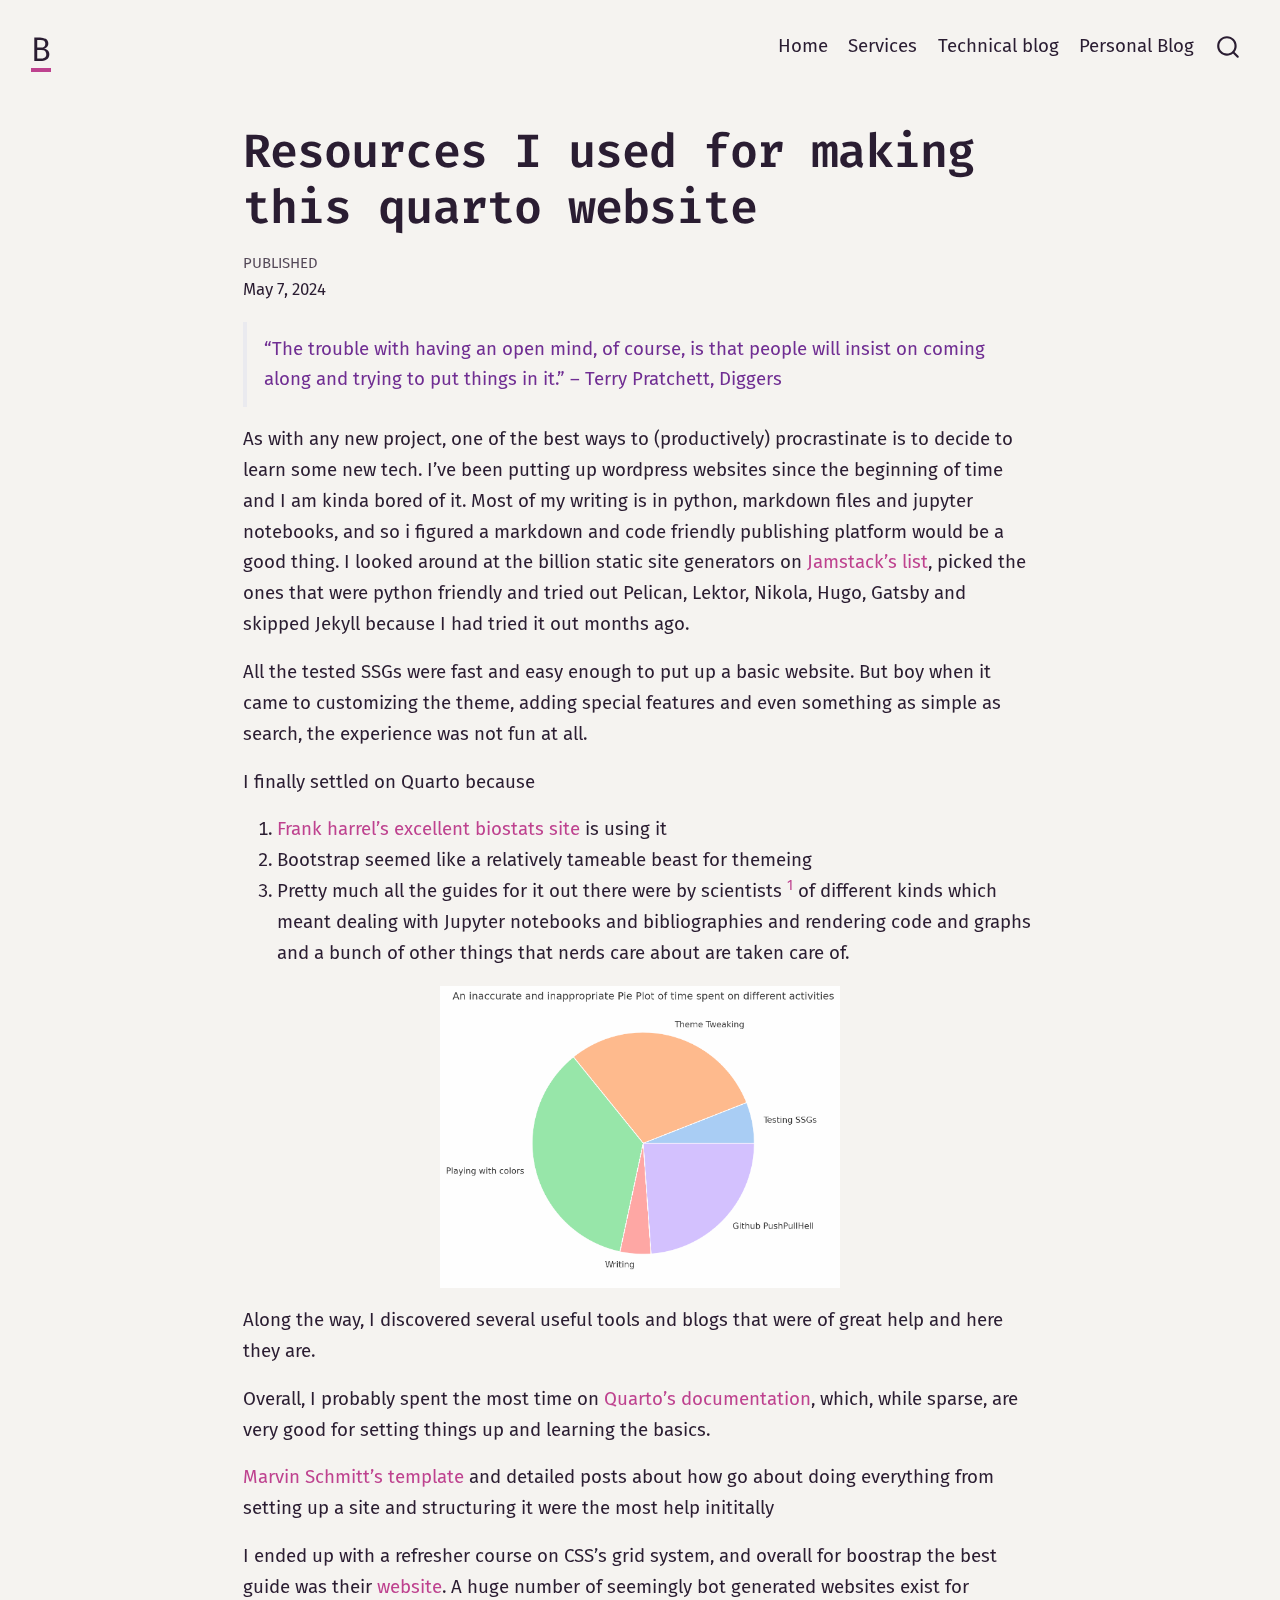
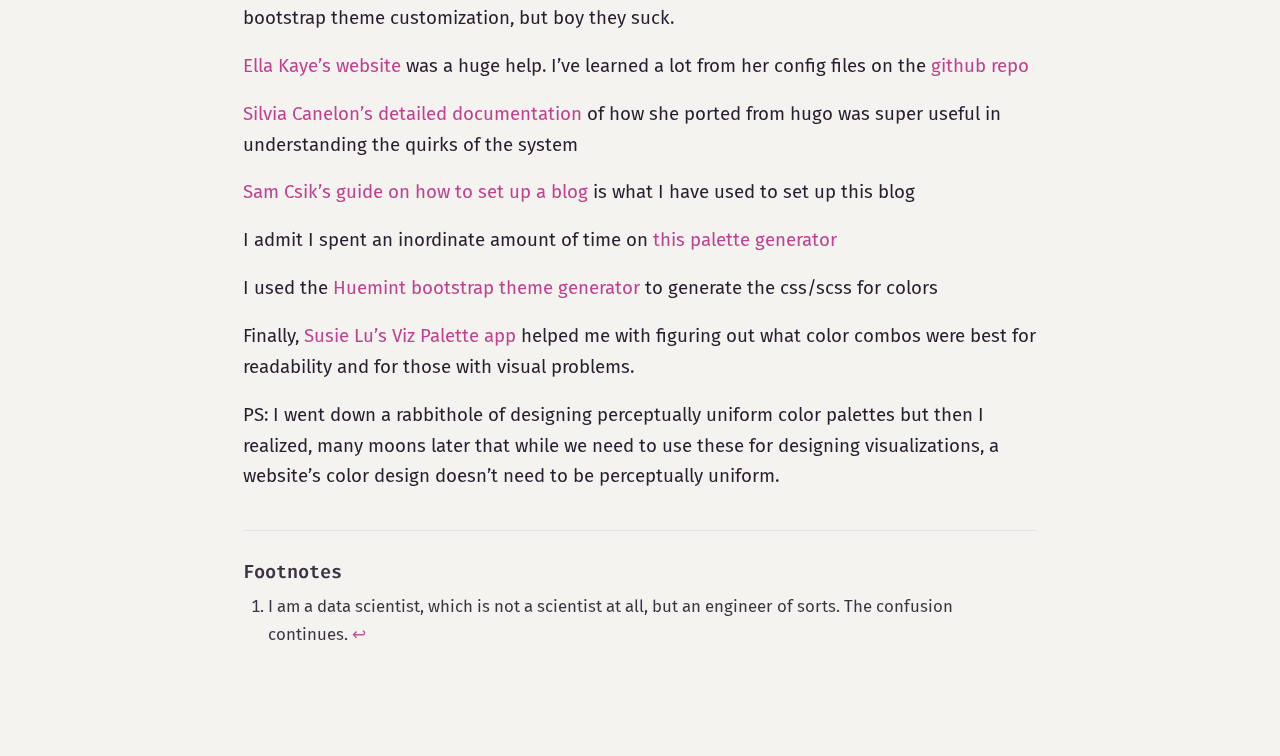
<file: docs/blog/resources-for-making-quarto-blog/index.html>
<!DOCTYPE html>
<html xmlns="http://www.w3.org/1999/xhtml" lang="en" xml:lang="en"><head>

<meta charset="utf-8">
<meta name="generator" content="quarto-1.6.36">

<meta name="viewport" content="width=device-width, initial-scale=1.0, user-scalable=yes">

<meta name="dcterms.date" content="2024-05-07">

<title>Resources I used for making this quarto website – Bold: Research and Development</title>
<style>
code{white-space: pre-wrap;}
span.smallcaps{font-variant: small-caps;}
div.columns{display: flex; gap: min(4vw, 1.5em);}
div.column{flex: auto; overflow-x: auto;}
div.hanging-indent{margin-left: 1.5em; text-indent: -1.5em;}
ul.task-list{list-style: none;}
ul.task-list li input[type="checkbox"] {
  width: 0.8em;
  margin: 0 0.8em 0.2em -1em; /* quarto-specific, see https://github.com/quarto-dev/quarto-cli/issues/4556 */ 
  vertical-align: middle;
}
</style>


<script src="../../site_libs/quarto-nav/quarto-nav.js"></script>
<script src="../../site_libs/quarto-nav/headroom.min.js"></script>
<script src="../../site_libs/clipboard/clipboard.min.js"></script>
<script src="../../site_libs/quarto-search/autocomplete.umd.js"></script>
<script src="../../site_libs/quarto-search/fuse.min.js"></script>
<script src="../../site_libs/quarto-search/quarto-search.js"></script>
<meta name="quarto:offset" content="../../">
<link href="../../assets/bold-logo-g.png" rel="icon" type="image/png">
<script src="../../site_libs/quarto-html/quarto.js"></script>
<script src="../../site_libs/quarto-html/popper.min.js"></script>
<script src="../../site_libs/quarto-html/tippy.umd.min.js"></script>
<script src="../../site_libs/quarto-html/anchor.min.js"></script>
<link href="../../site_libs/quarto-html/tippy.css" rel="stylesheet">
<link href="../../site_libs/quarto-html/quarto-syntax-highlighting-529db68cabd0583c09855e93865038ae.css" rel="stylesheet" id="quarto-text-highlighting-styles">
<script src="../../site_libs/bootstrap/bootstrap.min.js"></script>
<link href="../../site_libs/bootstrap/bootstrap-icons.css" rel="stylesheet">
<link href="../../site_libs/bootstrap/bootstrap-d5608b99cfd43595fadb0b9443028197.min.css" rel="stylesheet" append-hash="true" id="quarto-bootstrap" data-mode="light">
<script id="quarto-search-options" type="application/json">{
  "location": "navbar",
  "copy-button": false,
  "collapse-after": 3,
  "panel-placement": "end",
  "type": "overlay",
  "limit": 50,
  "keyboard-shortcut": [
    "f",
    "/",
    "s"
  ],
  "show-item-context": false,
  "language": {
    "search-no-results-text": "No results",
    "search-matching-documents-text": "matching documents",
    "search-copy-link-title": "Copy link to search",
    "search-hide-matches-text": "Hide additional matches",
    "search-more-match-text": "more match in this document",
    "search-more-matches-text": "more matches in this document",
    "search-clear-button-title": "Clear",
    "search-text-placeholder": "",
    "search-detached-cancel-button-title": "Cancel",
    "search-submit-button-title": "Submit",
    "search-label": "Search"
  }
}</script>


</head>

<body class="nav-fixed fullcontent">

<div id="quarto-search-results"></div>
  <header id="quarto-header" class="headroom fixed-top">
    <nav class="navbar navbar-expand-lg " data-bs-theme="dark">
      <div class="navbar-container container-fluid">
      <div class="navbar-brand-container mx-auto">
    <a class="navbar-brand" href="../../index.html">
    <span class="navbar-title">B<span class="icon-line"></span> <span class="hidden quarto-markdown-envelope-contents" data-render-id="cXVhcnRvLWludC1uYXZiYXI6SG9tZQ==">Home</span> <span class="hidden quarto-markdown-envelope-contents" data-render-id="cXVhcnRvLWludC1uYXZiYXI6L2luZGV4Lmh0bWw=">/index.html</span> <span class="hidden quarto-markdown-envelope-contents" data-render-id="cXVhcnRvLWludC1uYXZiYXI6U2VydmljZXM=">Services</span> <span class="hidden quarto-markdown-envelope-contents" data-render-id="cXVhcnRvLWludC1uYXZiYXI6L3NlcnZpY2VzLmh0bWw=">/services.html</span> <span class="hidden quarto-markdown-envelope-contents" data-render-id="cXVhcnRvLWludC1uYXZiYXI6VGVjaG5pY2FsIGJsb2c=">Technical blog</span> <span class="hidden quarto-markdown-envelope-contents" data-render-id="cXVhcnRvLWludC1uYXZiYXI6L3Bvc3RzLmh0bWw=">/posts.html</span> <span class="hidden quarto-markdown-envelope-contents" data-render-id="cXVhcnRvLWludC1uYXZiYXI6UGVyc29uYWwgQmxvZw==">Personal Blog</span> <span class="hidden quarto-markdown-envelope-contents" data-render-id="cXVhcnRvLWludC1uYXZiYXI6aHR0cHM6Ly9hbmFuZHBoaWxpcC5jb20=">https://anandphilip.com</span></span>
    </a>
  </div>
            <div id="quarto-search" class="" title="Search"></div>
          <button class="navbar-toggler" type="button" data-bs-toggle="collapse" data-bs-target="#navbarCollapse" aria-controls="navbarCollapse" role="menu" aria-expanded="false" aria-label="Toggle navigation" onclick="if (window.quartoToggleHeadroom) { window.quartoToggleHeadroom(); }">
  <span class="navbar-toggler-icon"></span>
</button>
          <div class="collapse navbar-collapse" id="navbarCollapse">
            <ul class="navbar-nav navbar-nav-scroll ms-auto">
  <li class="nav-item">
    <a class="nav-link" href="../../index.html"> 
<span class="menu-text">Home</span></a>
  </li>  
  <li class="nav-item">
    <a class="nav-link" href="../../services.html"> 
<span class="menu-text">Services</span></a>
  </li>  
  <li class="nav-item">
    <a class="nav-link" href="../../posts.html"> 
<span class="menu-text">Technical blog</span></a>
  </li>  
  <li class="nav-item">
    <a class="nav-link" href="https://anandphilip.com" target="_blank"> 
<span class="menu-text">Personal Blog</span></a>
  </li>  
</ul>
          </div> <!-- /navcollapse -->
            <div class="quarto-navbar-tools">
</div>
      </div> <!-- /container-fluid -->
    </nav>
</header>
<!-- content -->
<div id="quarto-content" class="quarto-container page-columns page-rows-contents page-layout-article page-navbar">
<!-- sidebar -->
<!-- margin-sidebar -->
    
<!-- main -->
<main class="content" id="quarto-document-content">

<header id="title-block-header" class="quarto-title-block default">
<div class="quarto-title">
<h1 class="title">Resources I used for making this quarto website</h1>
</div>



<div class="quarto-title-meta">

    
    <div>
    <div class="quarto-title-meta-heading">Published</div>
    <div class="quarto-title-meta-contents">
      <p class="date">May 7, 2024</p>
    </div>
  </div>
  
    
  </div>
  


</header>


<blockquote class="blockquote">
<p>“The trouble with having an open mind, of course, is that people will insist on coming along and trying to put things in it.” ― Terry Pratchett, Diggers</p>
</blockquote>
<p>As with any new project, one of the best ways to (productively) procrastinate is to decide to learn some new tech. I’ve been putting up wordpress websites since the beginning of time and I am kinda bored of it. Most of my writing is in python, markdown files and jupyter notebooks, and so i figured a markdown and code friendly publishing platform would be a good thing. I looked around at the billion static site generators on <a href="https://jamstack.org/generators/">Jamstack’s list</a>, picked the ones that were python friendly and tried out Pelican, Lektor, Nikola, Hugo, Gatsby and skipped Jekyll because I had tried it out months ago.</p>
<p>All the tested SSGs were fast and easy enough to put up a basic website. But boy when it came to customizing the theme, adding special features and even something as simple as search, the experience was not fun at all.</p>
<p>I finally settled on Quarto because</p>
<ol type="1">
<li><a href="https://hbiostat.org/bbr/">Frank harrel’s excellent biostats site</a> is using it</li>
<li>Bootstrap seemed like a relatively tameable beast for themeing</li>
<li>Pretty much all the guides for it out there were by scientists <a href="#fn1" class="footnote-ref" id="fnref1" role="doc-noteref"><sup>1</sup></a> of different kinds which meant dealing with Jupyter notebooks and bibliographies and rendering code and graphs and a bunch of other things that nerds care about are taken care of.</li>
</ol>
<p align="center">
<img src="cell-2-output-1.png" width="400px" align="center" alt="a pie plot titled An inaccurate and inappropriate pie plot of time spent on different activities the plot shows that for x time spent on writing 10x was spent on plaing with colors and theme tweaking. less than these but more than writing is also spent on testing SSGs and github pushpullhell">
</p>
<p>Along the way, I discovered several useful tools and blogs that were of great help and here they are.</p>
<p>Overall, I probably spent the most time on <a href="https://quarto.org/docs/guide/">Quarto’s documentation</a>, which, while sparse, are very good for setting things up and learning the basics.</p>
<p><a href="https://www.marvinschmitt.com/blog/website-tutorial-quarto/">Marvin Schmitt’s template</a> and detailed posts about how go about doing everything from setting up a site and structuring it were the most help inititally</p>
<p>I ended up with a refresher course on CSS’s grid system, and overall for boostrap the best guide was their <a href="https://getbootstrap.com/docs/5.1/layout/css-grid/">website</a>. A huge number of seemingly bot generated websites exist for bootstrap theme customization, but boy they suck.</p>
<p><a href="https://ellakaye.co.uk/">Ella Kaye’s website</a> was a huge help. I’ve learned a lot from her config files on the <a href="https://github.com/EllaKaye/ellakaye.co.uk/blob/main/">github repo</a></p>
<p><a href="https://silviacanelon.com/blog/2023-09-29-hello-quarto/">Silvia Canelon’s detailed documentation</a> of how she ported from hugo was super useful in understanding the quirks of the system</p>
<p><a href="https://samanthacsik.github.io/posts/2022-10-24-quarto-blogs/#iii.-adding-a-blog-to-your-personal-quarto-website">Sam Csik’s guide on how to set up a blog</a> is what I have used to set up this blog</p>
<p>I admit I spent an inordinate amount of time on <a href="https://mycolor.space/">this palette generator</a></p>
<p>I used the <a href="https://huemint.com/bootstrap-plus/s">Huemint bootstrap theme generator</a> to generate the css/scss for colors</p>
<p>Finally, <a href="https://projects.susielu.com/viz-palette">Susie Lu’s Viz Palette app</a> helped me with figuring out what color combos were best for readability and for those with visual problems.</p>
<p>PS: I went down a rabbithole of designing perceptually uniform color palettes but then I realized, many moons later that while we need to use these for designing visualizations, a website’s color design doesn’t need to be perceptually uniform.</p>




<div id="quarto-appendix" class="default"><section id="footnotes" class="footnotes footnotes-end-of-document" role="doc-endnotes"><h2 class="anchored quarto-appendix-heading">Footnotes</h2>

<ol>
<li id="fn1"><p>I am a data scientist, which is not a scientist at all, but an engineer of sorts. The confusion continues.<a href="#fnref1" class="footnote-back" role="doc-backlink">↩︎</a></p></li>
</ol>
</section></div></main> <!-- /main -->
<script id="quarto-html-after-body" type="application/javascript">
window.document.addEventListener("DOMContentLoaded", function (event) {
  const toggleBodyColorMode = (bsSheetEl) => {
    const mode = bsSheetEl.getAttribute("data-mode");
    const bodyEl = window.document.querySelector("body");
    if (mode === "dark") {
      bodyEl.classList.add("quarto-dark");
      bodyEl.classList.remove("quarto-light");
    } else {
      bodyEl.classList.add("quarto-light");
      bodyEl.classList.remove("quarto-dark");
    }
  }
  const toggleBodyColorPrimary = () => {
    const bsSheetEl = window.document.querySelector("link#quarto-bootstrap");
    if (bsSheetEl) {
      toggleBodyColorMode(bsSheetEl);
    }
  }
  toggleBodyColorPrimary();  
  const icon = "";
  const anchorJS = new window.AnchorJS();
  anchorJS.options = {
    placement: 'right',
    icon: icon
  };
  anchorJS.add('.anchored');
  const isCodeAnnotation = (el) => {
    for (const clz of el.classList) {
      if (clz.startsWith('code-annotation-')) {                     
        return true;
      }
    }
    return false;
  }
  const onCopySuccess = function(e) {
    // button target
    const button = e.trigger;
    // don't keep focus
    button.blur();
    // flash "checked"
    button.classList.add('code-copy-button-checked');
    var currentTitle = button.getAttribute("title");
    button.setAttribute("title", "Copied!");
    let tooltip;
    if (window.bootstrap) {
      button.setAttribute("data-bs-toggle", "tooltip");
      button.setAttribute("data-bs-placement", "left");
      button.setAttribute("data-bs-title", "Copied!");
      tooltip = new bootstrap.Tooltip(button, 
        { trigger: "manual", 
          customClass: "code-copy-button-tooltip",
          offset: [0, -8]});
      tooltip.show();    
    }
    setTimeout(function() {
      if (tooltip) {
        tooltip.hide();
        button.removeAttribute("data-bs-title");
        button.removeAttribute("data-bs-toggle");
        button.removeAttribute("data-bs-placement");
      }
      button.setAttribute("title", currentTitle);
      button.classList.remove('code-copy-button-checked');
    }, 1000);
    // clear code selection
    e.clearSelection();
  }
  const getTextToCopy = function(trigger) {
      const codeEl = trigger.previousElementSibling.cloneNode(true);
      for (const childEl of codeEl.children) {
        if (isCodeAnnotation(childEl)) {
          childEl.remove();
        }
      }
      return codeEl.innerText;
  }
  const clipboard = new window.ClipboardJS('.code-copy-button:not([data-in-quarto-modal])', {
    text: getTextToCopy
  });
  clipboard.on('success', onCopySuccess);
  if (window.document.getElementById('quarto-embedded-source-code-modal')) {
    const clipboardModal = new window.ClipboardJS('.code-copy-button[data-in-quarto-modal]', {
      text: getTextToCopy,
      container: window.document.getElementById('quarto-embedded-source-code-modal')
    });
    clipboardModal.on('success', onCopySuccess);
  }
    var localhostRegex = new RegExp(/^(?:http|https):\/\/localhost\:?[0-9]*\//);
    var mailtoRegex = new RegExp(/^mailto:/);
      var filterRegex = new RegExp("http:\/\/boldresearch\.org");
    var isInternal = (href) => {
        return filterRegex.test(href) || localhostRegex.test(href) || mailtoRegex.test(href);
    }
    // Inspect non-navigation links and adorn them if external
 	var links = window.document.querySelectorAll('a[href]:not(.nav-link):not(.navbar-brand):not(.toc-action):not(.sidebar-link):not(.sidebar-item-toggle):not(.pagination-link):not(.no-external):not([aria-hidden]):not(.dropdown-item):not(.quarto-navigation-tool):not(.about-link)');
    for (var i=0; i<links.length; i++) {
      const link = links[i];
      if (!isInternal(link.href)) {
        // undo the damage that might have been done by quarto-nav.js in the case of
        // links that we want to consider external
        if (link.dataset.originalHref !== undefined) {
          link.href = link.dataset.originalHref;
        }
          // target, if specified
          link.setAttribute("target", "_blank");
          if (link.getAttribute("rel") === null) {
            link.setAttribute("rel", "noopener");
          }
      }
    }
  function tippyHover(el, contentFn, onTriggerFn, onUntriggerFn) {
    const config = {
      allowHTML: true,
      maxWidth: 500,
      delay: 100,
      arrow: false,
      appendTo: function(el) {
          return el.parentElement;
      },
      interactive: true,
      interactiveBorder: 10,
      theme: 'quarto',
      placement: 'bottom-start',
    };
    if (contentFn) {
      config.content = contentFn;
    }
    if (onTriggerFn) {
      config.onTrigger = onTriggerFn;
    }
    if (onUntriggerFn) {
      config.onUntrigger = onUntriggerFn;
    }
    window.tippy(el, config); 
  }
  const noterefs = window.document.querySelectorAll('a[role="doc-noteref"]');
  for (var i=0; i<noterefs.length; i++) {
    const ref = noterefs[i];
    tippyHover(ref, function() {
      // use id or data attribute instead here
      let href = ref.getAttribute('data-footnote-href') || ref.getAttribute('href');
      try { href = new URL(href).hash; } catch {}
      const id = href.replace(/^#\/?/, "");
      const note = window.document.getElementById(id);
      if (note) {
        return note.innerHTML;
      } else {
        return "";
      }
    });
  }
  const xrefs = window.document.querySelectorAll('a.quarto-xref');
  const processXRef = (id, note) => {
    // Strip column container classes
    const stripColumnClz = (el) => {
      el.classList.remove("page-full", "page-columns");
      if (el.children) {
        for (const child of el.children) {
          stripColumnClz(child);
        }
      }
    }
    stripColumnClz(note)
    if (id === null || id.startsWith('sec-')) {
      // Special case sections, only their first couple elements
      const container = document.createElement("div");
      if (note.children && note.children.length > 2) {
        container.appendChild(note.children[0].cloneNode(true));
        for (let i = 1; i < note.children.length; i++) {
          const child = note.children[i];
          if (child.tagName === "P" && child.innerText === "") {
            continue;
          } else {
            container.appendChild(child.cloneNode(true));
            break;
          }
        }
        if (window.Quarto?.typesetMath) {
          window.Quarto.typesetMath(container);
        }
        return container.innerHTML
      } else {
        if (window.Quarto?.typesetMath) {
          window.Quarto.typesetMath(note);
        }
        return note.innerHTML;
      }
    } else {
      // Remove any anchor links if they are present
      const anchorLink = note.querySelector('a.anchorjs-link');
      if (anchorLink) {
        anchorLink.remove();
      }
      if (window.Quarto?.typesetMath) {
        window.Quarto.typesetMath(note);
      }
      if (note.classList.contains("callout")) {
        return note.outerHTML;
      } else {
        return note.innerHTML;
      }
    }
  }
  for (var i=0; i<xrefs.length; i++) {
    const xref = xrefs[i];
    tippyHover(xref, undefined, function(instance) {
      instance.disable();
      let url = xref.getAttribute('href');
      let hash = undefined; 
      if (url.startsWith('#')) {
        hash = url;
      } else {
        try { hash = new URL(url).hash; } catch {}
      }
      if (hash) {
        const id = hash.replace(/^#\/?/, "");
        const note = window.document.getElementById(id);
        if (note !== null) {
          try {
            const html = processXRef(id, note.cloneNode(true));
            instance.setContent(html);
          } finally {
            instance.enable();
            instance.show();
          }
        } else {
          // See if we can fetch this
          fetch(url.split('#')[0])
          .then(res => res.text())
          .then(html => {
            const parser = new DOMParser();
            const htmlDoc = parser.parseFromString(html, "text/html");
            const note = htmlDoc.getElementById(id);
            if (note !== null) {
              const html = processXRef(id, note);
              instance.setContent(html);
            } 
          }).finally(() => {
            instance.enable();
            instance.show();
          });
        }
      } else {
        // See if we can fetch a full url (with no hash to target)
        // This is a special case and we should probably do some content thinning / targeting
        fetch(url)
        .then(res => res.text())
        .then(html => {
          const parser = new DOMParser();
          const htmlDoc = parser.parseFromString(html, "text/html");
          const note = htmlDoc.querySelector('main.content');
          if (note !== null) {
            // This should only happen for chapter cross references
            // (since there is no id in the URL)
            // remove the first header
            if (note.children.length > 0 && note.children[0].tagName === "HEADER") {
              note.children[0].remove();
            }
            const html = processXRef(null, note);
            instance.setContent(html);
          } 
        }).finally(() => {
          instance.enable();
          instance.show();
        });
      }
    }, function(instance) {
    });
  }
      let selectedAnnoteEl;
      const selectorForAnnotation = ( cell, annotation) => {
        let cellAttr = 'data-code-cell="' + cell + '"';
        let lineAttr = 'data-code-annotation="' +  annotation + '"';
        const selector = 'span[' + cellAttr + '][' + lineAttr + ']';
        return selector;
      }
      const selectCodeLines = (annoteEl) => {
        const doc = window.document;
        const targetCell = annoteEl.getAttribute("data-target-cell");
        const targetAnnotation = annoteEl.getAttribute("data-target-annotation");
        const annoteSpan = window.document.querySelector(selectorForAnnotation(targetCell, targetAnnotation));
        const lines = annoteSpan.getAttribute("data-code-lines").split(",");
        const lineIds = lines.map((line) => {
          return targetCell + "-" + line;
        })
        let top = null;
        let height = null;
        let parent = null;
        if (lineIds.length > 0) {
            //compute the position of the single el (top and bottom and make a div)
            const el = window.document.getElementById(lineIds[0]);
            top = el.offsetTop;
            height = el.offsetHeight;
            parent = el.parentElement.parentElement;
          if (lineIds.length > 1) {
            const lastEl = window.document.getElementById(lineIds[lineIds.length - 1]);
            const bottom = lastEl.offsetTop + lastEl.offsetHeight;
            height = bottom - top;
          }
          if (top !== null && height !== null && parent !== null) {
            // cook up a div (if necessary) and position it 
            let div = window.document.getElementById("code-annotation-line-highlight");
            if (div === null) {
              div = window.document.createElement("div");
              div.setAttribute("id", "code-annotation-line-highlight");
              div.style.position = 'absolute';
              parent.appendChild(div);
            }
            div.style.top = top - 2 + "px";
            div.style.height = height + 4 + "px";
            div.style.left = 0;
            let gutterDiv = window.document.getElementById("code-annotation-line-highlight-gutter");
            if (gutterDiv === null) {
              gutterDiv = window.document.createElement("div");
              gutterDiv.setAttribute("id", "code-annotation-line-highlight-gutter");
              gutterDiv.style.position = 'absolute';
              const codeCell = window.document.getElementById(targetCell);
              const gutter = codeCell.querySelector('.code-annotation-gutter');
              gutter.appendChild(gutterDiv);
            }
            gutterDiv.style.top = top - 2 + "px";
            gutterDiv.style.height = height + 4 + "px";
          }
          selectedAnnoteEl = annoteEl;
        }
      };
      const unselectCodeLines = () => {
        const elementsIds = ["code-annotation-line-highlight", "code-annotation-line-highlight-gutter"];
        elementsIds.forEach((elId) => {
          const div = window.document.getElementById(elId);
          if (div) {
            div.remove();
          }
        });
        selectedAnnoteEl = undefined;
      };
        // Handle positioning of the toggle
    window.addEventListener(
      "resize",
      throttle(() => {
        elRect = undefined;
        if (selectedAnnoteEl) {
          selectCodeLines(selectedAnnoteEl);
        }
      }, 10)
    );
    function throttle(fn, ms) {
    let throttle = false;
    let timer;
      return (...args) => {
        if(!throttle) { // first call gets through
            fn.apply(this, args);
            throttle = true;
        } else { // all the others get throttled
            if(timer) clearTimeout(timer); // cancel #2
            timer = setTimeout(() => {
              fn.apply(this, args);
              timer = throttle = false;
            }, ms);
        }
      };
    }
      // Attach click handler to the DT
      const annoteDls = window.document.querySelectorAll('dt[data-target-cell]');
      for (const annoteDlNode of annoteDls) {
        annoteDlNode.addEventListener('click', (event) => {
          const clickedEl = event.target;
          if (clickedEl !== selectedAnnoteEl) {
            unselectCodeLines();
            const activeEl = window.document.querySelector('dt[data-target-cell].code-annotation-active');
            if (activeEl) {
              activeEl.classList.remove('code-annotation-active');
            }
            selectCodeLines(clickedEl);
            clickedEl.classList.add('code-annotation-active');
          } else {
            // Unselect the line
            unselectCodeLines();
            clickedEl.classList.remove('code-annotation-active');
          }
        });
      }
  const findCites = (el) => {
    const parentEl = el.parentElement;
    if (parentEl) {
      const cites = parentEl.dataset.cites;
      if (cites) {
        return {
          el,
          cites: cites.split(' ')
        };
      } else {
        return findCites(el.parentElement)
      }
    } else {
      return undefined;
    }
  };
  var bibliorefs = window.document.querySelectorAll('a[role="doc-biblioref"]');
  for (var i=0; i<bibliorefs.length; i++) {
    const ref = bibliorefs[i];
    const citeInfo = findCites(ref);
    if (citeInfo) {
      tippyHover(citeInfo.el, function() {
        var popup = window.document.createElement('div');
        citeInfo.cites.forEach(function(cite) {
          var citeDiv = window.document.createElement('div');
          citeDiv.classList.add('hanging-indent');
          citeDiv.classList.add('csl-entry');
          var biblioDiv = window.document.getElementById('ref-' + cite);
          if (biblioDiv) {
            citeDiv.innerHTML = biblioDiv.innerHTML;
          }
          popup.appendChild(citeDiv);
        });
        return popup.innerHTML;
      });
    }
  }
});
</script>
</div> <!-- /content -->




</body></html>
</file>
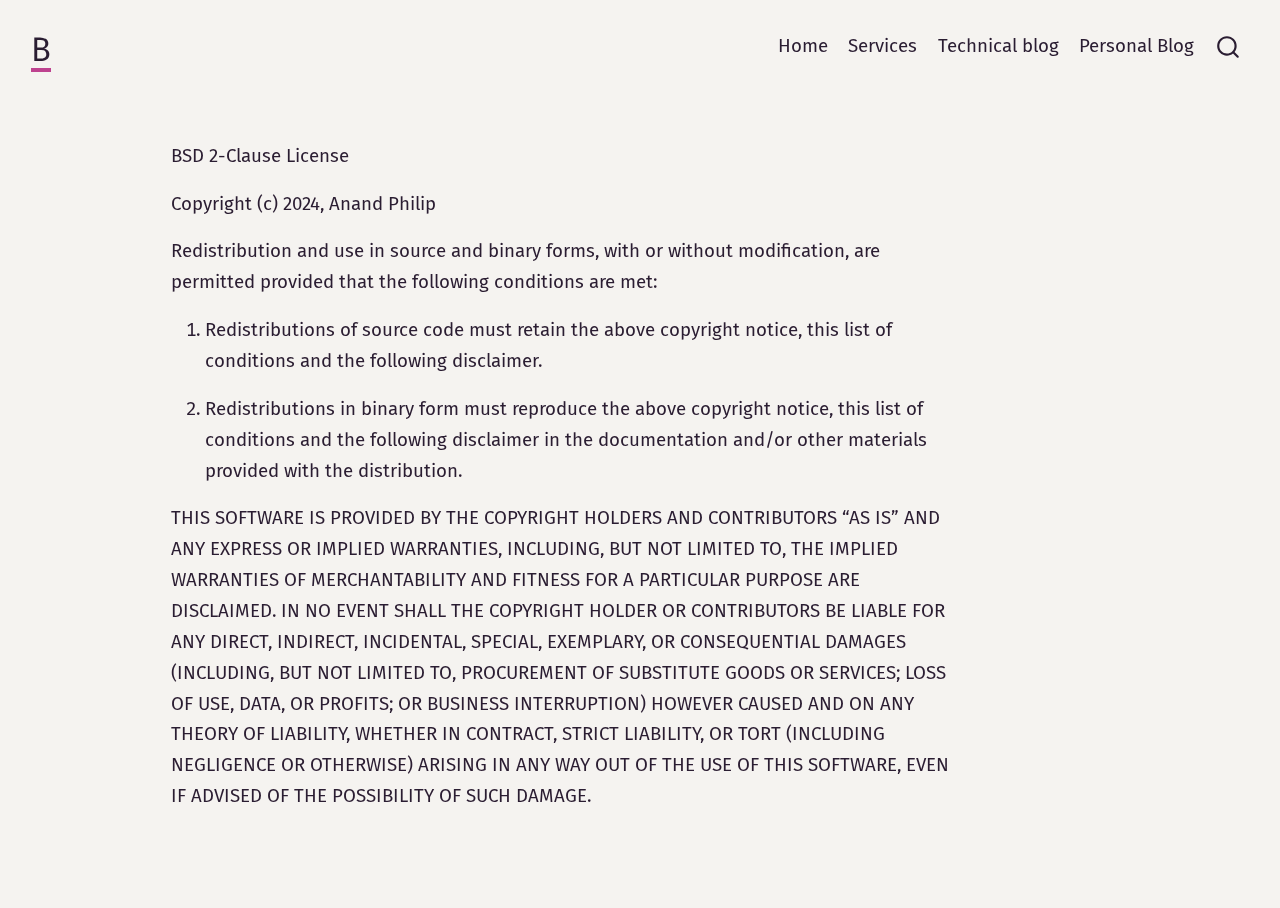
<file: docs/LICENSE.html>
<!DOCTYPE html>
<html xmlns="http://www.w3.org/1999/xhtml" lang="en" xml:lang="en"><head>

<meta charset="utf-8">
<meta name="generator" content="quarto-1.6.36">

<meta name="viewport" content="width=device-width, initial-scale=1.0, user-scalable=yes">


<title>license – Bold: Research and Development</title>
<style>
code{white-space: pre-wrap;}
span.smallcaps{font-variant: small-caps;}
div.columns{display: flex; gap: min(4vw, 1.5em);}
div.column{flex: auto; overflow-x: auto;}
div.hanging-indent{margin-left: 1.5em; text-indent: -1.5em;}
ul.task-list{list-style: none;}
ul.task-list li input[type="checkbox"] {
  width: 0.8em;
  margin: 0 0.8em 0.2em -1em; /* quarto-specific, see https://github.com/quarto-dev/quarto-cli/issues/4556 */ 
  vertical-align: middle;
}
</style>


<script src="site_libs/quarto-nav/quarto-nav.js"></script>
<script src="site_libs/quarto-nav/headroom.min.js"></script>
<script src="site_libs/clipboard/clipboard.min.js"></script>
<script src="site_libs/quarto-search/autocomplete.umd.js"></script>
<script src="site_libs/quarto-search/fuse.min.js"></script>
<script src="site_libs/quarto-search/quarto-search.js"></script>
<meta name="quarto:offset" content="./">
<link href="./assets/bold-logo-g.png" rel="icon" type="image/png">
<script src="site_libs/quarto-html/quarto.js"></script>
<script src="site_libs/quarto-html/popper.min.js"></script>
<script src="site_libs/quarto-html/tippy.umd.min.js"></script>
<script src="site_libs/quarto-html/anchor.min.js"></script>
<link href="site_libs/quarto-html/tippy.css" rel="stylesheet">
<link href="site_libs/quarto-html/quarto-syntax-highlighting-529db68cabd0583c09855e93865038ae.css" rel="stylesheet" id="quarto-text-highlighting-styles">
<script src="site_libs/bootstrap/bootstrap.min.js"></script>
<link href="site_libs/bootstrap/bootstrap-icons.css" rel="stylesheet">
<link href="site_libs/bootstrap/bootstrap-d5608b99cfd43595fadb0b9443028197.min.css" rel="stylesheet" append-hash="true" id="quarto-bootstrap" data-mode="light">
<script id="quarto-search-options" type="application/json">{
  "location": "navbar",
  "copy-button": false,
  "collapse-after": 3,
  "panel-placement": "end",
  "type": "overlay",
  "limit": 50,
  "keyboard-shortcut": [
    "f",
    "/",
    "s"
  ],
  "show-item-context": false,
  "language": {
    "search-no-results-text": "No results",
    "search-matching-documents-text": "matching documents",
    "search-copy-link-title": "Copy link to search",
    "search-hide-matches-text": "Hide additional matches",
    "search-more-match-text": "more match in this document",
    "search-more-matches-text": "more matches in this document",
    "search-clear-button-title": "Clear",
    "search-text-placeholder": "",
    "search-detached-cancel-button-title": "Cancel",
    "search-submit-button-title": "Submit",
    "search-label": "Search"
  }
}</script>


</head>

<body class="nav-fixed">

<div id="quarto-search-results"></div>
  <header id="quarto-header" class="headroom fixed-top">
    <nav class="navbar navbar-expand-lg " data-bs-theme="dark">
      <div class="navbar-container container-fluid">
      <div class="navbar-brand-container mx-auto">
    <a class="navbar-brand" href="./index.html">
    <span class="navbar-title">B<span class="icon-line"></span> <span class="hidden quarto-markdown-envelope-contents" data-render-id="cXVhcnRvLWludC1uYXZiYXI6SG9tZQ==">Home</span> <span class="hidden quarto-markdown-envelope-contents" data-render-id="cXVhcnRvLWludC1uYXZiYXI6L2luZGV4Lmh0bWw=">/index.html</span> <span class="hidden quarto-markdown-envelope-contents" data-render-id="cXVhcnRvLWludC1uYXZiYXI6U2VydmljZXM=">Services</span> <span class="hidden quarto-markdown-envelope-contents" data-render-id="cXVhcnRvLWludC1uYXZiYXI6L3NlcnZpY2VzLmh0bWw=">/services.html</span> <span class="hidden quarto-markdown-envelope-contents" data-render-id="cXVhcnRvLWludC1uYXZiYXI6VGVjaG5pY2FsIGJsb2c=">Technical blog</span> <span class="hidden quarto-markdown-envelope-contents" data-render-id="cXVhcnRvLWludC1uYXZiYXI6L3Bvc3RzLmh0bWw=">/posts.html</span> <span class="hidden quarto-markdown-envelope-contents" data-render-id="cXVhcnRvLWludC1uYXZiYXI6UGVyc29uYWwgQmxvZw==">Personal Blog</span> <span class="hidden quarto-markdown-envelope-contents" data-render-id="cXVhcnRvLWludC1uYXZiYXI6aHR0cHM6Ly9hbmFuZHBoaWxpcC5jb20=">https://anandphilip.com</span></span>
    </a>
  </div>
            <div id="quarto-search" class="" title="Search"></div>
          <button class="navbar-toggler" type="button" data-bs-toggle="collapse" data-bs-target="#navbarCollapse" aria-controls="navbarCollapse" role="menu" aria-expanded="false" aria-label="Toggle navigation" onclick="if (window.quartoToggleHeadroom) { window.quartoToggleHeadroom(); }">
  <span class="navbar-toggler-icon"></span>
</button>
          <div class="collapse navbar-collapse" id="navbarCollapse">
            <ul class="navbar-nav navbar-nav-scroll ms-auto">
  <li class="nav-item">
    <a class="nav-link" href="./index.html"> 
<span class="menu-text">Home</span></a>
  </li>  
  <li class="nav-item">
    <a class="nav-link" href="./services.html"> 
<span class="menu-text">Services</span></a>
  </li>  
  <li class="nav-item">
    <a class="nav-link" href="./posts.html"> 
<span class="menu-text">Technical blog</span></a>
  </li>  
  <li class="nav-item">
    <a class="nav-link" href="https://anandphilip.com" target="_blank"> 
<span class="menu-text">Personal Blog</span></a>
  </li>  
</ul>
          </div> <!-- /navcollapse -->
            <div class="quarto-navbar-tools">
</div>
      </div> <!-- /container-fluid -->
    </nav>
</header>
<!-- content -->
<div id="quarto-content" class="quarto-container page-columns page-rows-contents page-layout-article page-navbar">
<!-- sidebar -->
<!-- margin-sidebar -->
    <div id="quarto-margin-sidebar" class="sidebar margin-sidebar zindex-bottom">
        
    </div>
<!-- main -->
<main class="content" id="quarto-document-content"><header id="title-block-header" class="quarto-title-block"></header>




<p>BSD 2-Clause License</p>
<p>Copyright (c) 2024, Anand Philip</p>
<p>Redistribution and use in source and binary forms, with or without modification, are permitted provided that the following conditions are met:</p>
<ol type="1">
<li><p>Redistributions of source code must retain the above copyright notice, this list of conditions and the following disclaimer.</p></li>
<li><p>Redistributions in binary form must reproduce the above copyright notice, this list of conditions and the following disclaimer in the documentation and/or other materials provided with the distribution.</p></li>
</ol>
<p>THIS SOFTWARE IS PROVIDED BY THE COPYRIGHT HOLDERS AND CONTRIBUTORS “AS IS” AND ANY EXPRESS OR IMPLIED WARRANTIES, INCLUDING, BUT NOT LIMITED TO, THE IMPLIED WARRANTIES OF MERCHANTABILITY AND FITNESS FOR A PARTICULAR PURPOSE ARE DISCLAIMED. IN NO EVENT SHALL THE COPYRIGHT HOLDER OR CONTRIBUTORS BE LIABLE FOR ANY DIRECT, INDIRECT, INCIDENTAL, SPECIAL, EXEMPLARY, OR CONSEQUENTIAL DAMAGES (INCLUDING, BUT NOT LIMITED TO, PROCUREMENT OF SUBSTITUTE GOODS OR SERVICES; LOSS OF USE, DATA, OR PROFITS; OR BUSINESS INTERRUPTION) HOWEVER CAUSED AND ON ANY THEORY OF LIABILITY, WHETHER IN CONTRACT, STRICT LIABILITY, OR TORT (INCLUDING NEGLIGENCE OR OTHERWISE) ARISING IN ANY WAY OUT OF THE USE OF THIS SOFTWARE, EVEN IF ADVISED OF THE POSSIBILITY OF SUCH DAMAGE.</p>



</main> <!-- /main -->
<script id="quarto-html-after-body" type="application/javascript">
window.document.addEventListener("DOMContentLoaded", function (event) {
  const toggleBodyColorMode = (bsSheetEl) => {
    const mode = bsSheetEl.getAttribute("data-mode");
    const bodyEl = window.document.querySelector("body");
    if (mode === "dark") {
      bodyEl.classList.add("quarto-dark");
      bodyEl.classList.remove("quarto-light");
    } else {
      bodyEl.classList.add("quarto-light");
      bodyEl.classList.remove("quarto-dark");
    }
  }
  const toggleBodyColorPrimary = () => {
    const bsSheetEl = window.document.querySelector("link#quarto-bootstrap");
    if (bsSheetEl) {
      toggleBodyColorMode(bsSheetEl);
    }
  }
  toggleBodyColorPrimary();  
  const icon = "";
  const anchorJS = new window.AnchorJS();
  anchorJS.options = {
    placement: 'right',
    icon: icon
  };
  anchorJS.add('.anchored');
  const isCodeAnnotation = (el) => {
    for (const clz of el.classList) {
      if (clz.startsWith('code-annotation-')) {                     
        return true;
      }
    }
    return false;
  }
  const onCopySuccess = function(e) {
    // button target
    const button = e.trigger;
    // don't keep focus
    button.blur();
    // flash "checked"
    button.classList.add('code-copy-button-checked');
    var currentTitle = button.getAttribute("title");
    button.setAttribute("title", "Copied!");
    let tooltip;
    if (window.bootstrap) {
      button.setAttribute("data-bs-toggle", "tooltip");
      button.setAttribute("data-bs-placement", "left");
      button.setAttribute("data-bs-title", "Copied!");
      tooltip = new bootstrap.Tooltip(button, 
        { trigger: "manual", 
          customClass: "code-copy-button-tooltip",
          offset: [0, -8]});
      tooltip.show();    
    }
    setTimeout(function() {
      if (tooltip) {
        tooltip.hide();
        button.removeAttribute("data-bs-title");
        button.removeAttribute("data-bs-toggle");
        button.removeAttribute("data-bs-placement");
      }
      button.setAttribute("title", currentTitle);
      button.classList.remove('code-copy-button-checked');
    }, 1000);
    // clear code selection
    e.clearSelection();
  }
  const getTextToCopy = function(trigger) {
      const codeEl = trigger.previousElementSibling.cloneNode(true);
      for (const childEl of codeEl.children) {
        if (isCodeAnnotation(childEl)) {
          childEl.remove();
        }
      }
      return codeEl.innerText;
  }
  const clipboard = new window.ClipboardJS('.code-copy-button:not([data-in-quarto-modal])', {
    text: getTextToCopy
  });
  clipboard.on('success', onCopySuccess);
  if (window.document.getElementById('quarto-embedded-source-code-modal')) {
    const clipboardModal = new window.ClipboardJS('.code-copy-button[data-in-quarto-modal]', {
      text: getTextToCopy,
      container: window.document.getElementById('quarto-embedded-source-code-modal')
    });
    clipboardModal.on('success', onCopySuccess);
  }
    var localhostRegex = new RegExp(/^(?:http|https):\/\/localhost\:?[0-9]*\//);
    var mailtoRegex = new RegExp(/^mailto:/);
      var filterRegex = new RegExp("http:\/\/boldresearch\.org");
    var isInternal = (href) => {
        return filterRegex.test(href) || localhostRegex.test(href) || mailtoRegex.test(href);
    }
    // Inspect non-navigation links and adorn them if external
 	var links = window.document.querySelectorAll('a[href]:not(.nav-link):not(.navbar-brand):not(.toc-action):not(.sidebar-link):not(.sidebar-item-toggle):not(.pagination-link):not(.no-external):not([aria-hidden]):not(.dropdown-item):not(.quarto-navigation-tool):not(.about-link)');
    for (var i=0; i<links.length; i++) {
      const link = links[i];
      if (!isInternal(link.href)) {
        // undo the damage that might have been done by quarto-nav.js in the case of
        // links that we want to consider external
        if (link.dataset.originalHref !== undefined) {
          link.href = link.dataset.originalHref;
        }
          // target, if specified
          link.setAttribute("target", "_blank");
          if (link.getAttribute("rel") === null) {
            link.setAttribute("rel", "noopener");
          }
      }
    }
  function tippyHover(el, contentFn, onTriggerFn, onUntriggerFn) {
    const config = {
      allowHTML: true,
      maxWidth: 500,
      delay: 100,
      arrow: false,
      appendTo: function(el) {
          return el.parentElement;
      },
      interactive: true,
      interactiveBorder: 10,
      theme: 'quarto',
      placement: 'bottom-start',
    };
    if (contentFn) {
      config.content = contentFn;
    }
    if (onTriggerFn) {
      config.onTrigger = onTriggerFn;
    }
    if (onUntriggerFn) {
      config.onUntrigger = onUntriggerFn;
    }
    window.tippy(el, config); 
  }
  const noterefs = window.document.querySelectorAll('a[role="doc-noteref"]');
  for (var i=0; i<noterefs.length; i++) {
    const ref = noterefs[i];
    tippyHover(ref, function() {
      // use id or data attribute instead here
      let href = ref.getAttribute('data-footnote-href') || ref.getAttribute('href');
      try { href = new URL(href).hash; } catch {}
      const id = href.replace(/^#\/?/, "");
      const note = window.document.getElementById(id);
      if (note) {
        return note.innerHTML;
      } else {
        return "";
      }
    });
  }
  const xrefs = window.document.querySelectorAll('a.quarto-xref');
  const processXRef = (id, note) => {
    // Strip column container classes
    const stripColumnClz = (el) => {
      el.classList.remove("page-full", "page-columns");
      if (el.children) {
        for (const child of el.children) {
          stripColumnClz(child);
        }
      }
    }
    stripColumnClz(note)
    if (id === null || id.startsWith('sec-')) {
      // Special case sections, only their first couple elements
      const container = document.createElement("div");
      if (note.children && note.children.length > 2) {
        container.appendChild(note.children[0].cloneNode(true));
        for (let i = 1; i < note.children.length; i++) {
          const child = note.children[i];
          if (child.tagName === "P" && child.innerText === "") {
            continue;
          } else {
            container.appendChild(child.cloneNode(true));
            break;
          }
        }
        if (window.Quarto?.typesetMath) {
          window.Quarto.typesetMath(container);
        }
        return container.innerHTML
      } else {
        if (window.Quarto?.typesetMath) {
          window.Quarto.typesetMath(note);
        }
        return note.innerHTML;
      }
    } else {
      // Remove any anchor links if they are present
      const anchorLink = note.querySelector('a.anchorjs-link');
      if (anchorLink) {
        anchorLink.remove();
      }
      if (window.Quarto?.typesetMath) {
        window.Quarto.typesetMath(note);
      }
      if (note.classList.contains("callout")) {
        return note.outerHTML;
      } else {
        return note.innerHTML;
      }
    }
  }
  for (var i=0; i<xrefs.length; i++) {
    const xref = xrefs[i];
    tippyHover(xref, undefined, function(instance) {
      instance.disable();
      let url = xref.getAttribute('href');
      let hash = undefined; 
      if (url.startsWith('#')) {
        hash = url;
      } else {
        try { hash = new URL(url).hash; } catch {}
      }
      if (hash) {
        const id = hash.replace(/^#\/?/, "");
        const note = window.document.getElementById(id);
        if (note !== null) {
          try {
            const html = processXRef(id, note.cloneNode(true));
            instance.setContent(html);
          } finally {
            instance.enable();
            instance.show();
          }
        } else {
          // See if we can fetch this
          fetch(url.split('#')[0])
          .then(res => res.text())
          .then(html => {
            const parser = new DOMParser();
            const htmlDoc = parser.parseFromString(html, "text/html");
            const note = htmlDoc.getElementById(id);
            if (note !== null) {
              const html = processXRef(id, note);
              instance.setContent(html);
            } 
          }).finally(() => {
            instance.enable();
            instance.show();
          });
        }
      } else {
        // See if we can fetch a full url (with no hash to target)
        // This is a special case and we should probably do some content thinning / targeting
        fetch(url)
        .then(res => res.text())
        .then(html => {
          const parser = new DOMParser();
          const htmlDoc = parser.parseFromString(html, "text/html");
          const note = htmlDoc.querySelector('main.content');
          if (note !== null) {
            // This should only happen for chapter cross references
            // (since there is no id in the URL)
            // remove the first header
            if (note.children.length > 0 && note.children[0].tagName === "HEADER") {
              note.children[0].remove();
            }
            const html = processXRef(null, note);
            instance.setContent(html);
          } 
        }).finally(() => {
          instance.enable();
          instance.show();
        });
      }
    }, function(instance) {
    });
  }
      let selectedAnnoteEl;
      const selectorForAnnotation = ( cell, annotation) => {
        let cellAttr = 'data-code-cell="' + cell + '"';
        let lineAttr = 'data-code-annotation="' +  annotation + '"';
        const selector = 'span[' + cellAttr + '][' + lineAttr + ']';
        return selector;
      }
      const selectCodeLines = (annoteEl) => {
        const doc = window.document;
        const targetCell = annoteEl.getAttribute("data-target-cell");
        const targetAnnotation = annoteEl.getAttribute("data-target-annotation");
        const annoteSpan = window.document.querySelector(selectorForAnnotation(targetCell, targetAnnotation));
        const lines = annoteSpan.getAttribute("data-code-lines").split(",");
        const lineIds = lines.map((line) => {
          return targetCell + "-" + line;
        })
        let top = null;
        let height = null;
        let parent = null;
        if (lineIds.length > 0) {
            //compute the position of the single el (top and bottom and make a div)
            const el = window.document.getElementById(lineIds[0]);
            top = el.offsetTop;
            height = el.offsetHeight;
            parent = el.parentElement.parentElement;
          if (lineIds.length > 1) {
            const lastEl = window.document.getElementById(lineIds[lineIds.length - 1]);
            const bottom = lastEl.offsetTop + lastEl.offsetHeight;
            height = bottom - top;
          }
          if (top !== null && height !== null && parent !== null) {
            // cook up a div (if necessary) and position it 
            let div = window.document.getElementById("code-annotation-line-highlight");
            if (div === null) {
              div = window.document.createElement("div");
              div.setAttribute("id", "code-annotation-line-highlight");
              div.style.position = 'absolute';
              parent.appendChild(div);
            }
            div.style.top = top - 2 + "px";
            div.style.height = height + 4 + "px";
            div.style.left = 0;
            let gutterDiv = window.document.getElementById("code-annotation-line-highlight-gutter");
            if (gutterDiv === null) {
              gutterDiv = window.document.createElement("div");
              gutterDiv.setAttribute("id", "code-annotation-line-highlight-gutter");
              gutterDiv.style.position = 'absolute';
              const codeCell = window.document.getElementById(targetCell);
              const gutter = codeCell.querySelector('.code-annotation-gutter');
              gutter.appendChild(gutterDiv);
            }
            gutterDiv.style.top = top - 2 + "px";
            gutterDiv.style.height = height + 4 + "px";
          }
          selectedAnnoteEl = annoteEl;
        }
      };
      const unselectCodeLines = () => {
        const elementsIds = ["code-annotation-line-highlight", "code-annotation-line-highlight-gutter"];
        elementsIds.forEach((elId) => {
          const div = window.document.getElementById(elId);
          if (div) {
            div.remove();
          }
        });
        selectedAnnoteEl = undefined;
      };
        // Handle positioning of the toggle
    window.addEventListener(
      "resize",
      throttle(() => {
        elRect = undefined;
        if (selectedAnnoteEl) {
          selectCodeLines(selectedAnnoteEl);
        }
      }, 10)
    );
    function throttle(fn, ms) {
    let throttle = false;
    let timer;
      return (...args) => {
        if(!throttle) { // first call gets through
            fn.apply(this, args);
            throttle = true;
        } else { // all the others get throttled
            if(timer) clearTimeout(timer); // cancel #2
            timer = setTimeout(() => {
              fn.apply(this, args);
              timer = throttle = false;
            }, ms);
        }
      };
    }
      // Attach click handler to the DT
      const annoteDls = window.document.querySelectorAll('dt[data-target-cell]');
      for (const annoteDlNode of annoteDls) {
        annoteDlNode.addEventListener('click', (event) => {
          const clickedEl = event.target;
          if (clickedEl !== selectedAnnoteEl) {
            unselectCodeLines();
            const activeEl = window.document.querySelector('dt[data-target-cell].code-annotation-active');
            if (activeEl) {
              activeEl.classList.remove('code-annotation-active');
            }
            selectCodeLines(clickedEl);
            clickedEl.classList.add('code-annotation-active');
          } else {
            // Unselect the line
            unselectCodeLines();
            clickedEl.classList.remove('code-annotation-active');
          }
        });
      }
  const findCites = (el) => {
    const parentEl = el.parentElement;
    if (parentEl) {
      const cites = parentEl.dataset.cites;
      if (cites) {
        return {
          el,
          cites: cites.split(' ')
        };
      } else {
        return findCites(el.parentElement)
      }
    } else {
      return undefined;
    }
  };
  var bibliorefs = window.document.querySelectorAll('a[role="doc-biblioref"]');
  for (var i=0; i<bibliorefs.length; i++) {
    const ref = bibliorefs[i];
    const citeInfo = findCites(ref);
    if (citeInfo) {
      tippyHover(citeInfo.el, function() {
        var popup = window.document.createElement('div');
        citeInfo.cites.forEach(function(cite) {
          var citeDiv = window.document.createElement('div');
          citeDiv.classList.add('hanging-indent');
          citeDiv.classList.add('csl-entry');
          var biblioDiv = window.document.getElementById('ref-' + cite);
          if (biblioDiv) {
            citeDiv.innerHTML = biblioDiv.innerHTML;
          }
          popup.appendChild(citeDiv);
        });
        return popup.innerHTML;
      });
    }
  }
});
</script>
</div> <!-- /content -->




</body></html>
</file>
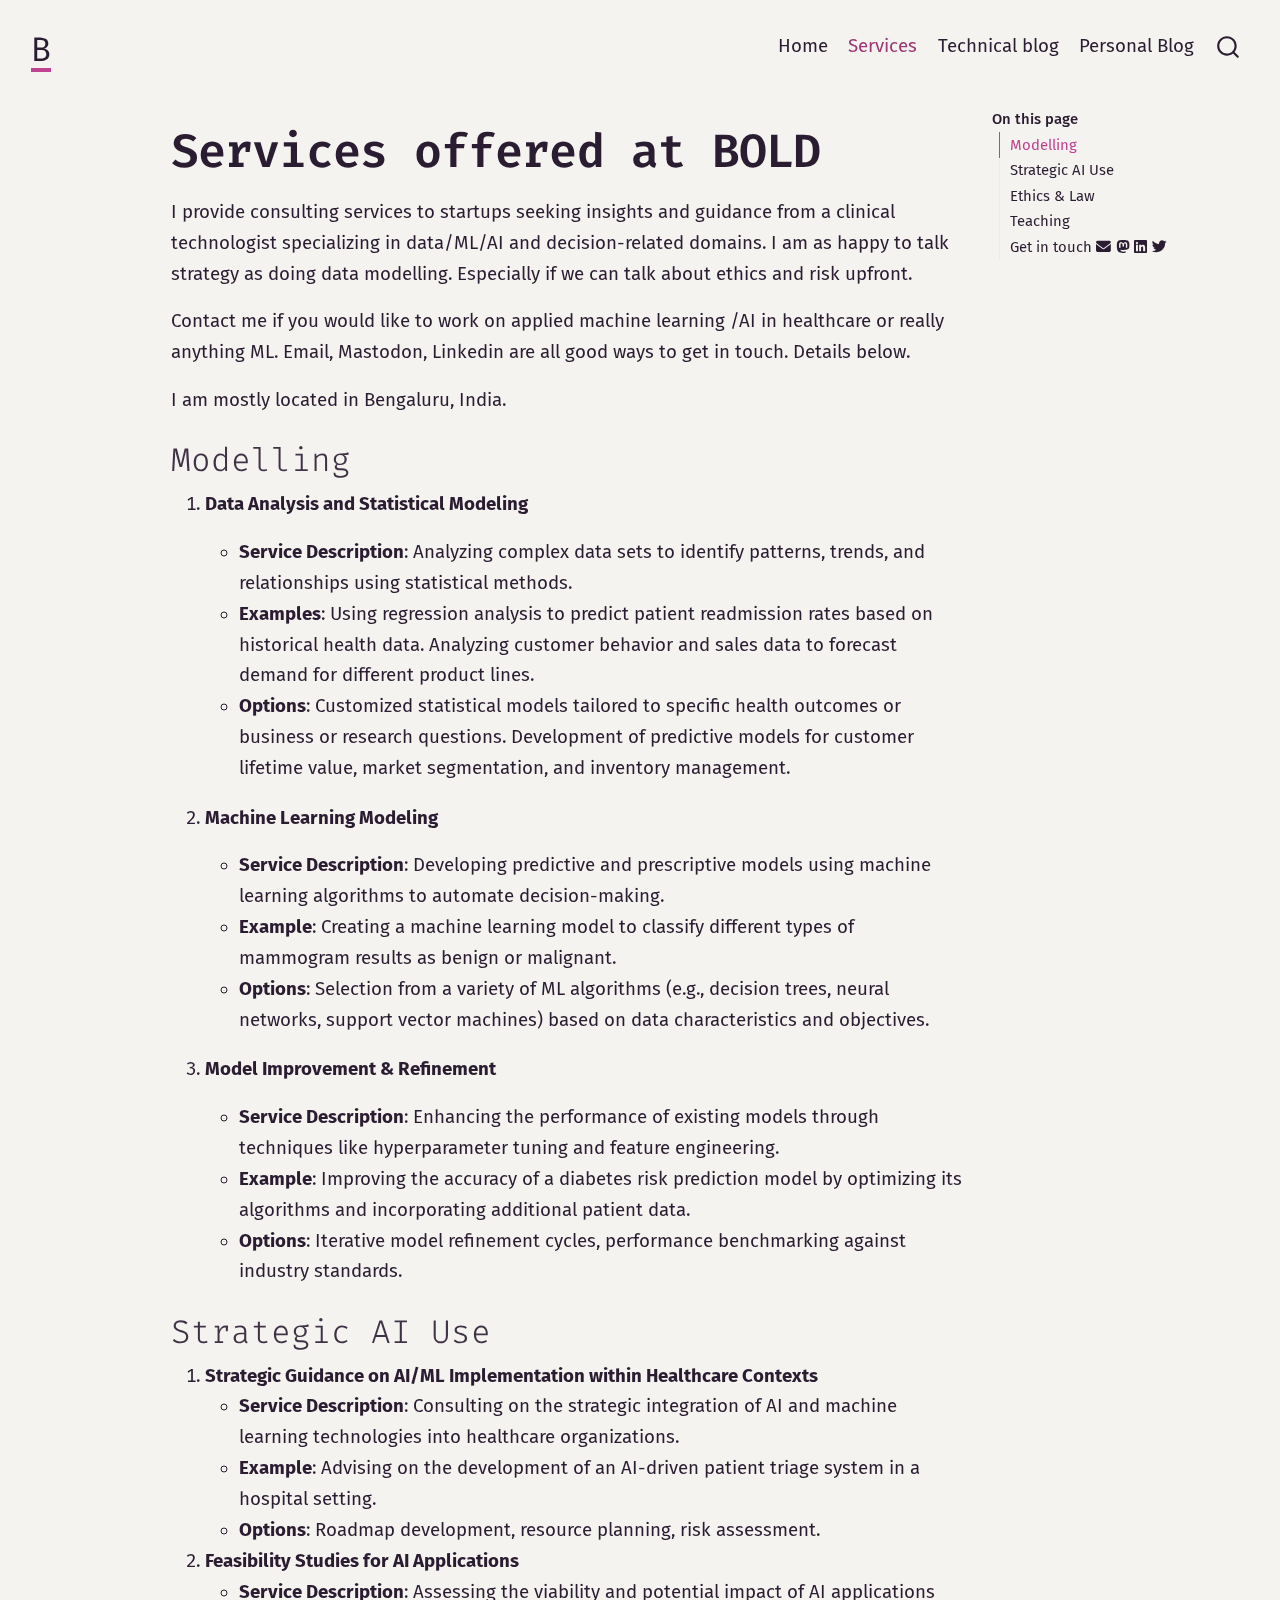
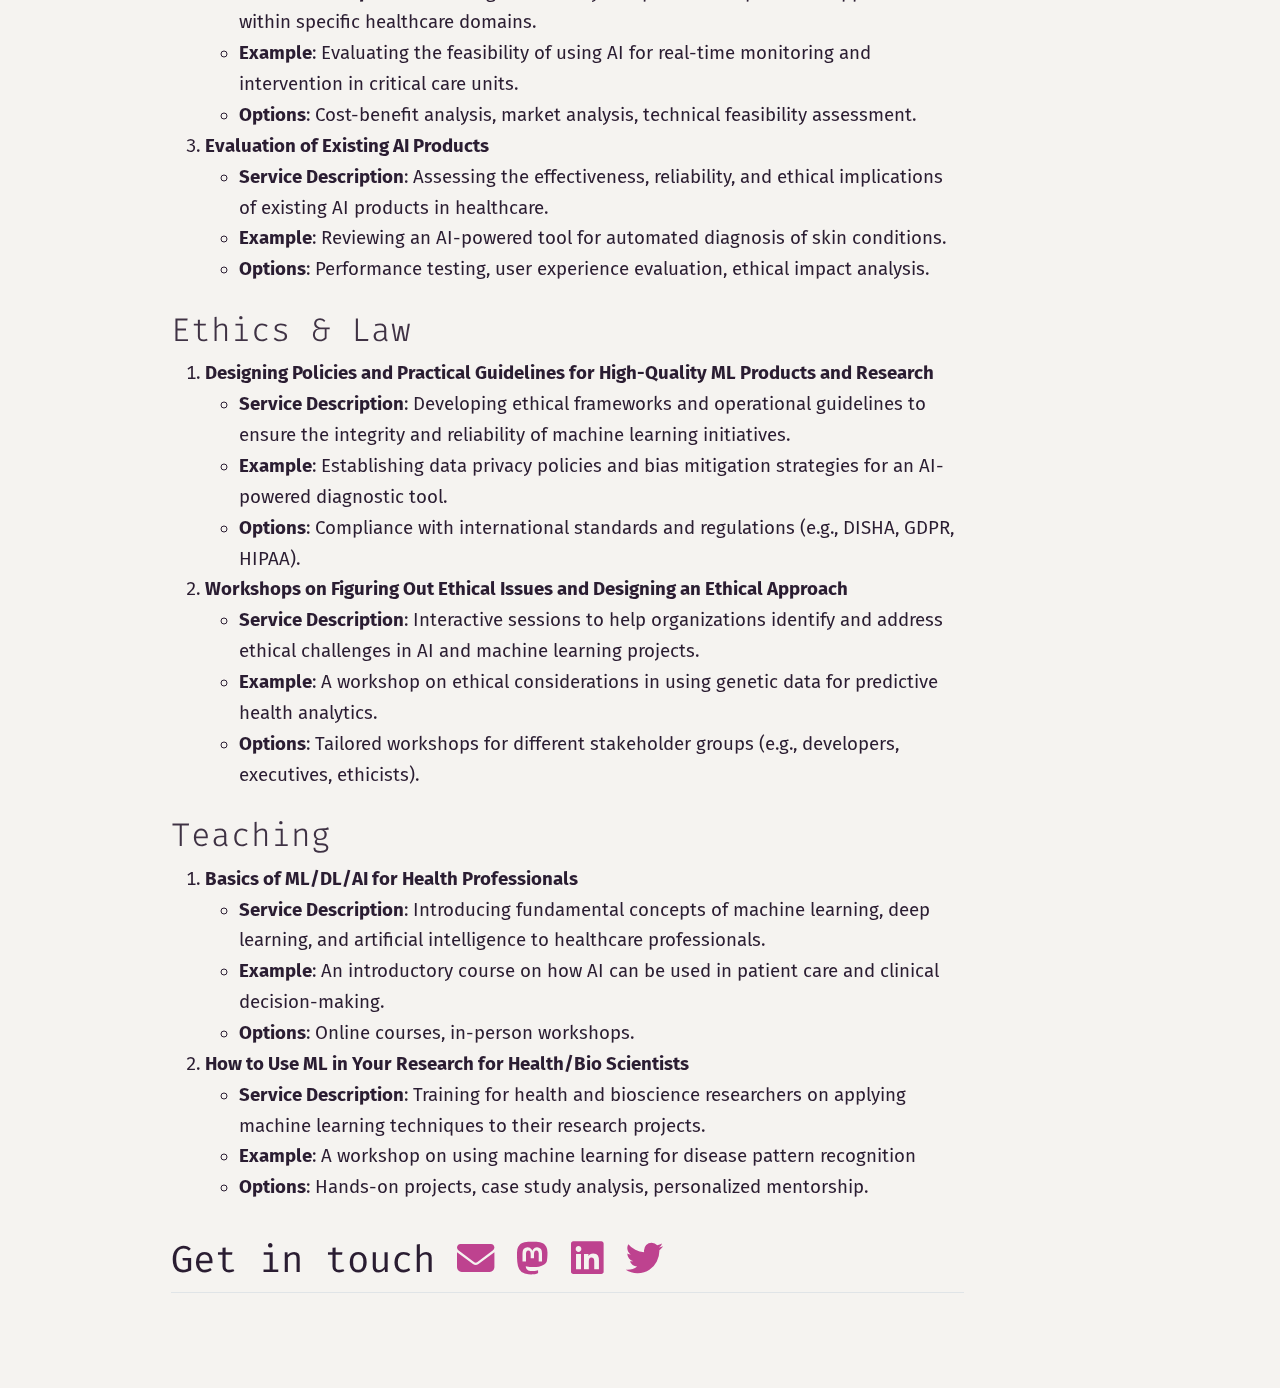
<file: docs/services.html>
<!DOCTYPE html>
<html xmlns="http://www.w3.org/1999/xhtml" lang="en" xml:lang="en"><head>

<meta charset="utf-8">
<meta name="generator" content="quarto-1.6.36">

<meta name="viewport" content="width=device-width, initial-scale=1.0, user-scalable=yes">


<title>Services offered at BOLD – Bold: Research and Development</title>
<style>
code{white-space: pre-wrap;}
span.smallcaps{font-variant: small-caps;}
div.columns{display: flex; gap: min(4vw, 1.5em);}
div.column{flex: auto; overflow-x: auto;}
div.hanging-indent{margin-left: 1.5em; text-indent: -1.5em;}
ul.task-list{list-style: none;}
ul.task-list li input[type="checkbox"] {
  width: 0.8em;
  margin: 0 0.8em 0.2em -1em; /* quarto-specific, see https://github.com/quarto-dev/quarto-cli/issues/4556 */ 
  vertical-align: middle;
}
</style>


<script src="site_libs/quarto-nav/quarto-nav.js"></script>
<script src="site_libs/quarto-nav/headroom.min.js"></script>
<script src="site_libs/clipboard/clipboard.min.js"></script>
<script src="site_libs/quarto-search/autocomplete.umd.js"></script>
<script src="site_libs/quarto-search/fuse.min.js"></script>
<script src="site_libs/quarto-search/quarto-search.js"></script>
<meta name="quarto:offset" content="./">
<link href="./assets/bold-logo-g.png" rel="icon" type="image/png">
<script src="site_libs/quarto-html/quarto.js"></script>
<script src="site_libs/quarto-html/popper.min.js"></script>
<script src="site_libs/quarto-html/tippy.umd.min.js"></script>
<script src="site_libs/quarto-html/anchor.min.js"></script>
<link href="site_libs/quarto-html/tippy.css" rel="stylesheet">
<link href="site_libs/quarto-html/quarto-syntax-highlighting-529db68cabd0583c09855e93865038ae.css" rel="stylesheet" id="quarto-text-highlighting-styles">
<script src="site_libs/bootstrap/bootstrap.min.js"></script>
<link href="site_libs/bootstrap/bootstrap-icons.css" rel="stylesheet">
<link href="site_libs/bootstrap/bootstrap-d5608b99cfd43595fadb0b9443028197.min.css" rel="stylesheet" append-hash="true" id="quarto-bootstrap" data-mode="light">
<link href="site_libs/quarto-contrib/fontawesome6-1.2.0/all.min.css" rel="stylesheet">
<link href="site_libs/quarto-contrib/fontawesome6-1.2.0/latex-fontsize.css" rel="stylesheet">
<script id="quarto-search-options" type="application/json">{
  "location": "navbar",
  "copy-button": false,
  "collapse-after": 3,
  "panel-placement": "end",
  "type": "overlay",
  "limit": 50,
  "keyboard-shortcut": [
    "f",
    "/",
    "s"
  ],
  "show-item-context": false,
  "language": {
    "search-no-results-text": "No results",
    "search-matching-documents-text": "matching documents",
    "search-copy-link-title": "Copy link to search",
    "search-hide-matches-text": "Hide additional matches",
    "search-more-match-text": "more match in this document",
    "search-more-matches-text": "more matches in this document",
    "search-clear-button-title": "Clear",
    "search-text-placeholder": "",
    "search-detached-cancel-button-title": "Cancel",
    "search-submit-button-title": "Submit",
    "search-label": "Search"
  }
}</script>


</head>

<body class="nav-fixed">

<div id="quarto-search-results"></div>
  <header id="quarto-header" class="headroom fixed-top">
    <nav class="navbar navbar-expand-lg " data-bs-theme="dark">
      <div class="navbar-container container-fluid">
      <div class="navbar-brand-container mx-auto">
    <a class="navbar-brand" href="./index.html">
    <span class="navbar-title">B<span class="icon-line"></span> <span class="hidden quarto-markdown-envelope-contents" data-render-id="cXVhcnRvLWludC1uYXZiYXI6SG9tZQ==">Home</span> <span class="hidden quarto-markdown-envelope-contents" data-render-id="cXVhcnRvLWludC1uYXZiYXI6L2luZGV4Lmh0bWw=">/index.html</span> <span class="hidden quarto-markdown-envelope-contents" data-render-id="cXVhcnRvLWludC1uYXZiYXI6U2VydmljZXM=">Services</span> <span class="hidden quarto-markdown-envelope-contents" data-render-id="cXVhcnRvLWludC1uYXZiYXI6L3NlcnZpY2VzLmh0bWw=">/services.html</span> <span class="hidden quarto-markdown-envelope-contents" data-render-id="cXVhcnRvLWludC1uYXZiYXI6VGVjaG5pY2FsIGJsb2c=">Technical blog</span> <span class="hidden quarto-markdown-envelope-contents" data-render-id="cXVhcnRvLWludC1uYXZiYXI6L3Bvc3RzLmh0bWw=">/posts.html</span> <span class="hidden quarto-markdown-envelope-contents" data-render-id="cXVhcnRvLWludC1uYXZiYXI6UGVyc29uYWwgQmxvZw==">Personal Blog</span> <span class="hidden quarto-markdown-envelope-contents" data-render-id="cXVhcnRvLWludC1uYXZiYXI6aHR0cHM6Ly9hbmFuZHBoaWxpcC5jb20=">https://anandphilip.com</span></span>
    </a>
  </div>
            <div id="quarto-search" class="" title="Search"></div>
          <button class="navbar-toggler" type="button" data-bs-toggle="collapse" data-bs-target="#navbarCollapse" aria-controls="navbarCollapse" role="menu" aria-expanded="false" aria-label="Toggle navigation" onclick="if (window.quartoToggleHeadroom) { window.quartoToggleHeadroom(); }">
  <span class="navbar-toggler-icon"></span>
</button>
          <div class="collapse navbar-collapse" id="navbarCollapse">
            <ul class="navbar-nav navbar-nav-scroll ms-auto">
  <li class="nav-item">
    <a class="nav-link" href="./index.html"> 
<span class="menu-text">Home</span></a>
  </li>  
  <li class="nav-item">
    <a class="nav-link active" href="./services.html" aria-current="page"> 
<span class="menu-text">Services</span></a>
  </li>  
  <li class="nav-item">
    <a class="nav-link" href="./posts.html"> 
<span class="menu-text">Technical blog</span></a>
  </li>  
  <li class="nav-item">
    <a class="nav-link" href="https://anandphilip.com" target="_blank"> 
<span class="menu-text">Personal Blog</span></a>
  </li>  
</ul>
          </div> <!-- /navcollapse -->
            <div class="quarto-navbar-tools">
</div>
      </div> <!-- /container-fluid -->
    </nav>
</header>
<!-- content -->
<div id="quarto-content" class="quarto-container page-columns page-rows-contents page-layout-article page-navbar">
<!-- sidebar -->
<!-- margin-sidebar -->
    <div id="quarto-margin-sidebar" class="sidebar margin-sidebar">
        <nav id="TOC" role="doc-toc" class="toc-active">
    <h2 id="toc-title">On this page</h2>
   
  <ul>
  <li><a href="#modelling" id="toc-modelling" class="nav-link active" data-scroll-target="#modelling">Modelling</a></li>
  <li><a href="#strategic-ai-use" id="toc-strategic-ai-use" class="nav-link" data-scroll-target="#strategic-ai-use">Strategic AI Use</a></li>
  <li><a href="#ethics-law" id="toc-ethics-law" class="nav-link" data-scroll-target="#ethics-law">Ethics &amp; Law</a></li>
  <li><a href="#teaching" id="toc-teaching" class="nav-link" data-scroll-target="#teaching">Teaching</a></li>
  <li><a href="#get-in-touch" id="toc-get-in-touch" class="nav-link" data-scroll-target="#get-in-touch">Get in touch <i class="fa-solid fa-envelope" title="icon of an envelope" aria-label="envelope"></i> <i class="fa-brands fa-mastodon" title="mastodon icon" aria-label="mastodon"></i> <i class="fa-brands fa-linkedin" title="linkedin icon" aria-label="linkedin"></i> <i class="fa-brands fa-twitter" title="twitter icon" aria-label="twitter"></i></a></li>
  </ul>
</nav>
    </div>
<!-- main -->
<main class="content" id="quarto-document-content">

<header id="title-block-header" class="quarto-title-block default">
<div class="quarto-title">
<h1 class="title">Services offered at BOLD</h1>
</div>



<div class="quarto-title-meta">

    
  
    
  </div>
  


</header>


<p>I provide consulting services to startups seeking insights and guidance from a clinical technologist specializing in data/ML/AI and decision-related domains. I am as happy to talk strategy as doing data modelling. Especially if we can talk about ethics and risk upfront.</p>
<p>Contact me if you would like to work on applied machine learning /AI in healthcare or really anything ML. Email, Mastodon, Linkedin are all good ways to get in touch. Details below.</p>
<p>I am mostly located in Bengaluru, India.</p>
<section id="modelling" class="level3">
<h3 class="anchored" data-anchor-id="modelling">Modelling</h3>
<ol type="1">
<li><p><strong>Data Analysis and Statistical Modeling</strong></p>
<ul>
<li><strong>Service Description</strong>: Analyzing complex data sets to identify patterns, trends, and relationships using statistical methods.</li>
<li><strong>Examples</strong>: Using regression analysis to predict patient readmission rates based on historical health data. Analyzing customer behavior and sales data to forecast demand for different product lines.</li>
<li><strong>Options</strong>: Customized statistical models tailored to specific health outcomes or business or research questions. Development of predictive models for customer lifetime value, market segmentation, and inventory management.</li>
</ul></li>
<li><p><strong>Machine Learning Modeling</strong></p>
<ul>
<li><strong>Service Description</strong>: Developing predictive and prescriptive models using machine learning algorithms to automate decision-making.</li>
<li><strong>Example</strong>: Creating a machine learning model to classify different types of mammogram results as benign or malignant.</li>
<li><strong>Options</strong>: Selection from a variety of ML algorithms (e.g., decision trees, neural networks, support vector machines) based on data characteristics and objectives.</li>
</ul></li>
<li><p><strong>Model Improvement &amp; Refinement</strong></p>
<ul>
<li><strong>Service Description</strong>: Enhancing the performance of existing models through techniques like hyperparameter tuning and feature engineering.</li>
<li><strong>Example</strong>: Improving the accuracy of a diabetes risk prediction model by optimizing its algorithms and incorporating additional patient data.</li>
<li><strong>Options</strong>: Iterative model refinement cycles, performance benchmarking against industry standards.</li>
</ul></li>
</ol>
</section>
<section id="strategic-ai-use" class="level3">
<h3 class="anchored" data-anchor-id="strategic-ai-use">Strategic AI Use</h3>
<ol type="1">
<li><strong>Strategic Guidance on AI/ML Implementation within Healthcare Contexts</strong>
<ul>
<li><strong>Service Description</strong>: Consulting on the strategic integration of AI and machine learning technologies into healthcare organizations.</li>
<li><strong>Example</strong>: Advising on the development of an AI-driven patient triage system in a hospital setting.</li>
<li><strong>Options</strong>: Roadmap development, resource planning, risk assessment.</li>
</ul></li>
<li><strong>Feasibility Studies for AI Applications</strong>
<ul>
<li><strong>Service Description</strong>: Assessing the viability and potential impact of AI applications within specific healthcare domains.</li>
<li><strong>Example</strong>: Evaluating the feasibility of using AI for real-time monitoring and intervention in critical care units.</li>
<li><strong>Options</strong>: Cost-benefit analysis, market analysis, technical feasibility assessment.</li>
</ul></li>
<li><strong>Evaluation of Existing AI Products</strong>
<ul>
<li><strong>Service Description</strong>: Assessing the effectiveness, reliability, and ethical implications of existing AI products in healthcare.</li>
<li><strong>Example</strong>: Reviewing an AI-powered tool for automated diagnosis of skin conditions.</li>
<li><strong>Options</strong>: Performance testing, user experience evaluation, ethical impact analysis.</li>
</ul></li>
</ol>
</section>
<section id="ethics-law" class="level3">
<h3 class="anchored" data-anchor-id="ethics-law">Ethics &amp; Law</h3>
<ol type="1">
<li><strong>Designing Policies and Practical Guidelines for High-Quality ML Products and Research</strong>
<ul>
<li><strong>Service Description</strong>: Developing ethical frameworks and operational guidelines to ensure the integrity and reliability of machine learning initiatives.</li>
<li><strong>Example</strong>: Establishing data privacy policies and bias mitigation strategies for an AI-powered diagnostic tool.</li>
<li><strong>Options</strong>: Compliance with international standards and regulations (e.g., DISHA, GDPR, HIPAA).</li>
</ul></li>
<li><strong>Workshops on Figuring Out Ethical Issues and Designing an Ethical Approach</strong>
<ul>
<li><strong>Service Description</strong>: Interactive sessions to help organizations identify and address ethical challenges in AI and machine learning projects.</li>
<li><strong>Example</strong>: A workshop on ethical considerations in using genetic data for predictive health analytics.</li>
<li><strong>Options</strong>: Tailored workshops for different stakeholder groups (e.g., developers, executives, ethicists).</li>
</ul></li>
</ol>
</section>
<section id="teaching" class="level3">
<h3 class="anchored" data-anchor-id="teaching">Teaching</h3>
<ol type="1">
<li><strong>Basics of ML/DL/AI for Health Professionals</strong>
<ul>
<li><strong>Service Description</strong>: Introducing fundamental concepts of machine learning, deep learning, and artificial intelligence to healthcare professionals.</li>
<li><strong>Example</strong>: An introductory course on how AI can be used in patient care and clinical decision-making.</li>
<li><strong>Options</strong>: Online courses, in-person workshops.</li>
</ul></li>
<li><strong>How to Use ML in Your Research for Health/Bio Scientists</strong>
<ul>
<li><strong>Service Description</strong>: Training for health and bioscience researchers on applying machine learning techniques to their research projects.</li>
<li><strong>Example</strong>: A workshop on using machine learning for disease pattern recognition</li>
<li><strong>Options</strong>: Hands-on projects, case study analysis, personalized mentorship.</li>
</ul></li>
</ol>
</section>
<section id="get-in-touch" class="level2">
<h2 class="anchored" data-anchor-id="get-in-touch">Get in touch <a href="mailto:hello@boldresearch.org"><i class="fa-solid fa-envelope" title="icon of an envelope" aria-label="envelope"></i></a> <a href="https://sigmoid.social/@anandphilipc"><i class="fa-brands fa-mastodon" title="mastodon icon" aria-label="mastodon"></i></a> <a href="https://www.linkedin.com/in/anandphilip/"><i class="fa-brands fa-linkedin" title="linkedin icon" aria-label="linkedin"></i></a> <a href="https://www.twitter.com/anandphilipc/"><i class="fa-brands fa-twitter" title="twitter icon" aria-label="twitter"></i></a></h2>


</section>

</main> <!-- /main -->
<script id="quarto-html-after-body" type="application/javascript">
window.document.addEventListener("DOMContentLoaded", function (event) {
  const toggleBodyColorMode = (bsSheetEl) => {
    const mode = bsSheetEl.getAttribute("data-mode");
    const bodyEl = window.document.querySelector("body");
    if (mode === "dark") {
      bodyEl.classList.add("quarto-dark");
      bodyEl.classList.remove("quarto-light");
    } else {
      bodyEl.classList.add("quarto-light");
      bodyEl.classList.remove("quarto-dark");
    }
  }
  const toggleBodyColorPrimary = () => {
    const bsSheetEl = window.document.querySelector("link#quarto-bootstrap");
    if (bsSheetEl) {
      toggleBodyColorMode(bsSheetEl);
    }
  }
  toggleBodyColorPrimary();  
  const icon = "";
  const anchorJS = new window.AnchorJS();
  anchorJS.options = {
    placement: 'right',
    icon: icon
  };
  anchorJS.add('.anchored');
  const isCodeAnnotation = (el) => {
    for (const clz of el.classList) {
      if (clz.startsWith('code-annotation-')) {                     
        return true;
      }
    }
    return false;
  }
  const onCopySuccess = function(e) {
    // button target
    const button = e.trigger;
    // don't keep focus
    button.blur();
    // flash "checked"
    button.classList.add('code-copy-button-checked');
    var currentTitle = button.getAttribute("title");
    button.setAttribute("title", "Copied!");
    let tooltip;
    if (window.bootstrap) {
      button.setAttribute("data-bs-toggle", "tooltip");
      button.setAttribute("data-bs-placement", "left");
      button.setAttribute("data-bs-title", "Copied!");
      tooltip = new bootstrap.Tooltip(button, 
        { trigger: "manual", 
          customClass: "code-copy-button-tooltip",
          offset: [0, -8]});
      tooltip.show();    
    }
    setTimeout(function() {
      if (tooltip) {
        tooltip.hide();
        button.removeAttribute("data-bs-title");
        button.removeAttribute("data-bs-toggle");
        button.removeAttribute("data-bs-placement");
      }
      button.setAttribute("title", currentTitle);
      button.classList.remove('code-copy-button-checked');
    }, 1000);
    // clear code selection
    e.clearSelection();
  }
  const getTextToCopy = function(trigger) {
      const codeEl = trigger.previousElementSibling.cloneNode(true);
      for (const childEl of codeEl.children) {
        if (isCodeAnnotation(childEl)) {
          childEl.remove();
        }
      }
      return codeEl.innerText;
  }
  const clipboard = new window.ClipboardJS('.code-copy-button:not([data-in-quarto-modal])', {
    text: getTextToCopy
  });
  clipboard.on('success', onCopySuccess);
  if (window.document.getElementById('quarto-embedded-source-code-modal')) {
    const clipboardModal = new window.ClipboardJS('.code-copy-button[data-in-quarto-modal]', {
      text: getTextToCopy,
      container: window.document.getElementById('quarto-embedded-source-code-modal')
    });
    clipboardModal.on('success', onCopySuccess);
  }
    var localhostRegex = new RegExp(/^(?:http|https):\/\/localhost\:?[0-9]*\//);
    var mailtoRegex = new RegExp(/^mailto:/);
      var filterRegex = new RegExp("http:\/\/boldresearch\.org");
    var isInternal = (href) => {
        return filterRegex.test(href) || localhostRegex.test(href) || mailtoRegex.test(href);
    }
    // Inspect non-navigation links and adorn them if external
 	var links = window.document.querySelectorAll('a[href]:not(.nav-link):not(.navbar-brand):not(.toc-action):not(.sidebar-link):not(.sidebar-item-toggle):not(.pagination-link):not(.no-external):not([aria-hidden]):not(.dropdown-item):not(.quarto-navigation-tool):not(.about-link)');
    for (var i=0; i<links.length; i++) {
      const link = links[i];
      if (!isInternal(link.href)) {
        // undo the damage that might have been done by quarto-nav.js in the case of
        // links that we want to consider external
        if (link.dataset.originalHref !== undefined) {
          link.href = link.dataset.originalHref;
        }
          // target, if specified
          link.setAttribute("target", "_blank");
          if (link.getAttribute("rel") === null) {
            link.setAttribute("rel", "noopener");
          }
      }
    }
  function tippyHover(el, contentFn, onTriggerFn, onUntriggerFn) {
    const config = {
      allowHTML: true,
      maxWidth: 500,
      delay: 100,
      arrow: false,
      appendTo: function(el) {
          return el.parentElement;
      },
      interactive: true,
      interactiveBorder: 10,
      theme: 'quarto',
      placement: 'bottom-start',
    };
    if (contentFn) {
      config.content = contentFn;
    }
    if (onTriggerFn) {
      config.onTrigger = onTriggerFn;
    }
    if (onUntriggerFn) {
      config.onUntrigger = onUntriggerFn;
    }
    window.tippy(el, config); 
  }
  const noterefs = window.document.querySelectorAll('a[role="doc-noteref"]');
  for (var i=0; i<noterefs.length; i++) {
    const ref = noterefs[i];
    tippyHover(ref, function() {
      // use id or data attribute instead here
      let href = ref.getAttribute('data-footnote-href') || ref.getAttribute('href');
      try { href = new URL(href).hash; } catch {}
      const id = href.replace(/^#\/?/, "");
      const note = window.document.getElementById(id);
      if (note) {
        return note.innerHTML;
      } else {
        return "";
      }
    });
  }
  const xrefs = window.document.querySelectorAll('a.quarto-xref');
  const processXRef = (id, note) => {
    // Strip column container classes
    const stripColumnClz = (el) => {
      el.classList.remove("page-full", "page-columns");
      if (el.children) {
        for (const child of el.children) {
          stripColumnClz(child);
        }
      }
    }
    stripColumnClz(note)
    if (id === null || id.startsWith('sec-')) {
      // Special case sections, only their first couple elements
      const container = document.createElement("div");
      if (note.children && note.children.length > 2) {
        container.appendChild(note.children[0].cloneNode(true));
        for (let i = 1; i < note.children.length; i++) {
          const child = note.children[i];
          if (child.tagName === "P" && child.innerText === "") {
            continue;
          } else {
            container.appendChild(child.cloneNode(true));
            break;
          }
        }
        if (window.Quarto?.typesetMath) {
          window.Quarto.typesetMath(container);
        }
        return container.innerHTML
      } else {
        if (window.Quarto?.typesetMath) {
          window.Quarto.typesetMath(note);
        }
        return note.innerHTML;
      }
    } else {
      // Remove any anchor links if they are present
      const anchorLink = note.querySelector('a.anchorjs-link');
      if (anchorLink) {
        anchorLink.remove();
      }
      if (window.Quarto?.typesetMath) {
        window.Quarto.typesetMath(note);
      }
      if (note.classList.contains("callout")) {
        return note.outerHTML;
      } else {
        return note.innerHTML;
      }
    }
  }
  for (var i=0; i<xrefs.length; i++) {
    const xref = xrefs[i];
    tippyHover(xref, undefined, function(instance) {
      instance.disable();
      let url = xref.getAttribute('href');
      let hash = undefined; 
      if (url.startsWith('#')) {
        hash = url;
      } else {
        try { hash = new URL(url).hash; } catch {}
      }
      if (hash) {
        const id = hash.replace(/^#\/?/, "");
        const note = window.document.getElementById(id);
        if (note !== null) {
          try {
            const html = processXRef(id, note.cloneNode(true));
            instance.setContent(html);
          } finally {
            instance.enable();
            instance.show();
          }
        } else {
          // See if we can fetch this
          fetch(url.split('#')[0])
          .then(res => res.text())
          .then(html => {
            const parser = new DOMParser();
            const htmlDoc = parser.parseFromString(html, "text/html");
            const note = htmlDoc.getElementById(id);
            if (note !== null) {
              const html = processXRef(id, note);
              instance.setContent(html);
            } 
          }).finally(() => {
            instance.enable();
            instance.show();
          });
        }
      } else {
        // See if we can fetch a full url (with no hash to target)
        // This is a special case and we should probably do some content thinning / targeting
        fetch(url)
        .then(res => res.text())
        .then(html => {
          const parser = new DOMParser();
          const htmlDoc = parser.parseFromString(html, "text/html");
          const note = htmlDoc.querySelector('main.content');
          if (note !== null) {
            // This should only happen for chapter cross references
            // (since there is no id in the URL)
            // remove the first header
            if (note.children.length > 0 && note.children[0].tagName === "HEADER") {
              note.children[0].remove();
            }
            const html = processXRef(null, note);
            instance.setContent(html);
          } 
        }).finally(() => {
          instance.enable();
          instance.show();
        });
      }
    }, function(instance) {
    });
  }
      let selectedAnnoteEl;
      const selectorForAnnotation = ( cell, annotation) => {
        let cellAttr = 'data-code-cell="' + cell + '"';
        let lineAttr = 'data-code-annotation="' +  annotation + '"';
        const selector = 'span[' + cellAttr + '][' + lineAttr + ']';
        return selector;
      }
      const selectCodeLines = (annoteEl) => {
        const doc = window.document;
        const targetCell = annoteEl.getAttribute("data-target-cell");
        const targetAnnotation = annoteEl.getAttribute("data-target-annotation");
        const annoteSpan = window.document.querySelector(selectorForAnnotation(targetCell, targetAnnotation));
        const lines = annoteSpan.getAttribute("data-code-lines").split(",");
        const lineIds = lines.map((line) => {
          return targetCell + "-" + line;
        })
        let top = null;
        let height = null;
        let parent = null;
        if (lineIds.length > 0) {
            //compute the position of the single el (top and bottom and make a div)
            const el = window.document.getElementById(lineIds[0]);
            top = el.offsetTop;
            height = el.offsetHeight;
            parent = el.parentElement.parentElement;
          if (lineIds.length > 1) {
            const lastEl = window.document.getElementById(lineIds[lineIds.length - 1]);
            const bottom = lastEl.offsetTop + lastEl.offsetHeight;
            height = bottom - top;
          }
          if (top !== null && height !== null && parent !== null) {
            // cook up a div (if necessary) and position it 
            let div = window.document.getElementById("code-annotation-line-highlight");
            if (div === null) {
              div = window.document.createElement("div");
              div.setAttribute("id", "code-annotation-line-highlight");
              div.style.position = 'absolute';
              parent.appendChild(div);
            }
            div.style.top = top - 2 + "px";
            div.style.height = height + 4 + "px";
            div.style.left = 0;
            let gutterDiv = window.document.getElementById("code-annotation-line-highlight-gutter");
            if (gutterDiv === null) {
              gutterDiv = window.document.createElement("div");
              gutterDiv.setAttribute("id", "code-annotation-line-highlight-gutter");
              gutterDiv.style.position = 'absolute';
              const codeCell = window.document.getElementById(targetCell);
              const gutter = codeCell.querySelector('.code-annotation-gutter');
              gutter.appendChild(gutterDiv);
            }
            gutterDiv.style.top = top - 2 + "px";
            gutterDiv.style.height = height + 4 + "px";
          }
          selectedAnnoteEl = annoteEl;
        }
      };
      const unselectCodeLines = () => {
        const elementsIds = ["code-annotation-line-highlight", "code-annotation-line-highlight-gutter"];
        elementsIds.forEach((elId) => {
          const div = window.document.getElementById(elId);
          if (div) {
            div.remove();
          }
        });
        selectedAnnoteEl = undefined;
      };
        // Handle positioning of the toggle
    window.addEventListener(
      "resize",
      throttle(() => {
        elRect = undefined;
        if (selectedAnnoteEl) {
          selectCodeLines(selectedAnnoteEl);
        }
      }, 10)
    );
    function throttle(fn, ms) {
    let throttle = false;
    let timer;
      return (...args) => {
        if(!throttle) { // first call gets through
            fn.apply(this, args);
            throttle = true;
        } else { // all the others get throttled
            if(timer) clearTimeout(timer); // cancel #2
            timer = setTimeout(() => {
              fn.apply(this, args);
              timer = throttle = false;
            }, ms);
        }
      };
    }
      // Attach click handler to the DT
      const annoteDls = window.document.querySelectorAll('dt[data-target-cell]');
      for (const annoteDlNode of annoteDls) {
        annoteDlNode.addEventListener('click', (event) => {
          const clickedEl = event.target;
          if (clickedEl !== selectedAnnoteEl) {
            unselectCodeLines();
            const activeEl = window.document.querySelector('dt[data-target-cell].code-annotation-active');
            if (activeEl) {
              activeEl.classList.remove('code-annotation-active');
            }
            selectCodeLines(clickedEl);
            clickedEl.classList.add('code-annotation-active');
          } else {
            // Unselect the line
            unselectCodeLines();
            clickedEl.classList.remove('code-annotation-active');
          }
        });
      }
  const findCites = (el) => {
    const parentEl = el.parentElement;
    if (parentEl) {
      const cites = parentEl.dataset.cites;
      if (cites) {
        return {
          el,
          cites: cites.split(' ')
        };
      } else {
        return findCites(el.parentElement)
      }
    } else {
      return undefined;
    }
  };
  var bibliorefs = window.document.querySelectorAll('a[role="doc-biblioref"]');
  for (var i=0; i<bibliorefs.length; i++) {
    const ref = bibliorefs[i];
    const citeInfo = findCites(ref);
    if (citeInfo) {
      tippyHover(citeInfo.el, function() {
        var popup = window.document.createElement('div');
        citeInfo.cites.forEach(function(cite) {
          var citeDiv = window.document.createElement('div');
          citeDiv.classList.add('hanging-indent');
          citeDiv.classList.add('csl-entry');
          var biblioDiv = window.document.getElementById('ref-' + cite);
          if (biblioDiv) {
            citeDiv.innerHTML = biblioDiv.innerHTML;
          }
          popup.appendChild(citeDiv);
        });
        return popup.innerHTML;
      });
    }
  }
});
</script>
</div> <!-- /content -->




</body></html>
</file>
<file: index_files/libs/quarto-html/tippy.css>
.tippy-box[data-animation=fade][data-state=hidden]{opacity:0}[data-tippy-root]{max-width:calc(100vw - 10px)}.tippy-box{position:relative;background-color:#333;color:#fff;border-radius:4px;font-size:14px;line-height:1.4;white-space:normal;outline:0;transition-property:transform,visibility,opacity}.tippy-box[data-placement^=top]>.tippy-arrow{bottom:0}.tippy-box[data-placement^=top]>.tippy-arrow:before{bottom:-7px;left:0;border-width:8px 8px 0;border-top-color:initial;transform-origin:center top}.tippy-box[data-placement^=bottom]>.tippy-arrow{top:0}.tippy-box[data-placement^=bottom]>.tippy-arrow:before{top:-7px;left:0;border-width:0 8px 8px;border-bottom-color:initial;transform-origin:center bottom}.tippy-box[data-placement^=left]>.tippy-arrow{right:0}.tippy-box[data-placement^=left]>.tippy-arrow:before{border-width:8px 0 8px 8px;border-left-color:initial;right:-7px;transform-origin:center left}.tippy-box[data-placement^=right]>.tippy-arrow{left:0}.tippy-box[data-placement^=right]>.tippy-arrow:before{left:-7px;border-width:8px 8px 8px 0;border-right-color:initial;transform-origin:center right}.tippy-box[data-inertia][data-state=visible]{transition-timing-function:cubic-bezier(.54,1.5,.38,1.11)}.tippy-arrow{width:16px;height:16px;color:#333}.tippy-arrow:before{content:"";position:absolute;border-color:transparent;border-style:solid}.tippy-content{position:relative;padding:5px 9px;z-index:1}
</file>
<file: index_files/libs/quarto-html/quarto-syntax-highlighting.css>
/* quarto syntax highlight colors */
:root {
  --quarto-hl-ot-color: #003B4F;
  --quarto-hl-at-color: #657422;
  --quarto-hl-ss-color: #20794D;
  --quarto-hl-an-color: #5E5E5E;
  --quarto-hl-fu-color: #4758AB;
  --quarto-hl-st-color: #20794D;
  --quarto-hl-cf-color: #003B4F;
  --quarto-hl-op-color: #5E5E5E;
  --quarto-hl-er-color: #AD0000;
  --quarto-hl-bn-color: #AD0000;
  --quarto-hl-al-color: #AD0000;
  --quarto-hl-va-color: #111111;
  --quarto-hl-bu-color: inherit;
  --quarto-hl-ex-color: inherit;
  --quarto-hl-pp-color: #AD0000;
  --quarto-hl-in-color: #5E5E5E;
  --quarto-hl-vs-color: #20794D;
  --quarto-hl-wa-color: #5E5E5E;
  --quarto-hl-do-color: #5E5E5E;
  --quarto-hl-im-color: #00769E;
  --quarto-hl-ch-color: #20794D;
  --quarto-hl-dt-color: #AD0000;
  --quarto-hl-fl-color: #AD0000;
  --quarto-hl-co-color: #5E5E5E;
  --quarto-hl-cv-color: #5E5E5E;
  --quarto-hl-cn-color: #8f5902;
  --quarto-hl-sc-color: #5E5E5E;
  --quarto-hl-dv-color: #AD0000;
  --quarto-hl-kw-color: #003B4F;
}

/* other quarto variables */
:root {
  --quarto-font-monospace: SFMono-Regular, Menlo, Monaco, Consolas, "Liberation Mono", "Courier New", monospace;
}

pre > code.sourceCode > span {
  color: #003B4F;
}

code span {
  color: #003B4F;
}

code.sourceCode > span {
  color: #003B4F;
}

div.sourceCode,
div.sourceCode pre.sourceCode {
  color: #003B4F;
}

code span.ot {
  color: #003B4F;
  font-style: inherit;
}

code span.at {
  color: #657422;
  font-style: inherit;
}

code span.ss {
  color: #20794D;
  font-style: inherit;
}

code span.an {
  color: #5E5E5E;
  font-style: inherit;
}

code span.fu {
  color: #4758AB;
  font-style: inherit;
}

code span.st {
  color: #20794D;
  font-style: inherit;
}

code span.cf {
  color: #003B4F;
  font-style: inherit;
}

code span.op {
  color: #5E5E5E;
  font-style: inherit;
}

code span.er {
  color: #AD0000;
  font-style: inherit;
}

code span.bn {
  color: #AD0000;
  font-style: inherit;
}

code span.al {
  color: #AD0000;
  font-style: inherit;
}

code span.va {
  color: #111111;
  font-style: inherit;
}

code span.bu {
  font-style: inherit;
}

code span.ex {
  font-style: inherit;
}

code span.pp {
  color: #AD0000;
  font-style: inherit;
}

code span.in {
  color: #5E5E5E;
  font-style: inherit;
}

code span.vs {
  color: #20794D;
  font-style: inherit;
}

code span.wa {
  color: #5E5E5E;
  font-style: italic;
}

code span.do {
  color: #5E5E5E;
  font-style: italic;
}

code span.im {
  color: #00769E;
  font-style: inherit;
}

code span.ch {
  color: #20794D;
  font-style: inherit;
}

code span.dt {
  color: #AD0000;
  font-style: inherit;
}

code span.fl {
  color: #AD0000;
  font-style: inherit;
}

code span.co {
  color: #5E5E5E;
  font-style: inherit;
}

code span.cv {
  color: #5E5E5E;
  font-style: italic;
}

code span.cn {
  color: #8f5902;
  font-style: inherit;
}

code span.sc {
  color: #5E5E5E;
  font-style: inherit;
}

code span.dv {
  color: #AD0000;
  font-style: inherit;
}

code span.kw {
  color: #003B4F;
  font-style: inherit;
}

.prevent-inlining {
  content: "</";
}

/*# sourceMappingURL=debc5d5d77c3f9108843748ff7464032.css.map */
</file>
<file: styles.css>
/* css styles */

/* css styles */
/* 

// $white: #ffffff;

// $theme-colors: (
//     "light":      #f5f3f0,
//     "dark":       #3f144e,
//     "primary":    #5a3887,
//     "secondary":  #8482da,
//     "info":       #63ae60,
//     "success":    #35a86e,
//     "warning":    #e0ce33,
//     "danger":     #872917,
// );


// #f5f3f0
// #4f93fa

// #3f144e


// #682b8f


// #f64b4b

// #fff744
// 

// $theme-colors: (
//     "light":      #f5f3f0,
//     "dark":       #3f144e, 
//     "primary":    #682b8f,
//     "secondary":  #8482da,
//     "accent1":      #4f93fa, 
//     "accent2":    #f64b4b, 
//     "accent3":    #fff744,
//     "success":    #35a86e,
//     "warning":    #e0ce33,
//     "danger":     #872917,
// );

 */
</file>
<file: docs/site_libs/quarto-html/tippy.css>
.tippy-box[data-animation=fade][data-state=hidden]{opacity:0}[data-tippy-root]{max-width:calc(100vw - 10px)}.tippy-box{position:relative;background-color:#333;color:#fff;border-radius:4px;font-size:14px;line-height:1.4;white-space:normal;outline:0;transition-property:transform,visibility,opacity}.tippy-box[data-placement^=top]>.tippy-arrow{bottom:0}.tippy-box[data-placement^=top]>.tippy-arrow:before{bottom:-7px;left:0;border-width:8px 8px 0;border-top-color:initial;transform-origin:center top}.tippy-box[data-placement^=bottom]>.tippy-arrow{top:0}.tippy-box[data-placement^=bottom]>.tippy-arrow:before{top:-7px;left:0;border-width:0 8px 8px;border-bottom-color:initial;transform-origin:center bottom}.tippy-box[data-placement^=left]>.tippy-arrow{right:0}.tippy-box[data-placement^=left]>.tippy-arrow:before{border-width:8px 0 8px 8px;border-left-color:initial;right:-7px;transform-origin:center left}.tippy-box[data-placement^=right]>.tippy-arrow{left:0}.tippy-box[data-placement^=right]>.tippy-arrow:before{left:-7px;border-width:8px 8px 8px 0;border-right-color:initial;transform-origin:center right}.tippy-box[data-inertia][data-state=visible]{transition-timing-function:cubic-bezier(.54,1.5,.38,1.11)}.tippy-arrow{width:16px;height:16px;color:#333}.tippy-arrow:before{content:"";position:absolute;border-color:transparent;border-style:solid}.tippy-content{position:relative;padding:5px 9px;z-index:1}
</file>
<file: docs/site_libs/quarto-html/quarto-syntax-highlighting-529db68cabd0583c09855e93865038ae.css>
/* quarto syntax highlight colors */
:root {
  --quarto-hl-ot-color: #003B4F;
  --quarto-hl-at-color: #657422;
  --quarto-hl-ss-color: #20794D;
  --quarto-hl-an-color: #5E5E5E;
  --quarto-hl-fu-color: #4758AB;
  --quarto-hl-st-color: #20794D;
  --quarto-hl-cf-color: #003B4F;
  --quarto-hl-op-color: #5E5E5E;
  --quarto-hl-er-color: #AD0000;
  --quarto-hl-bn-color: #AD0000;
  --quarto-hl-al-color: #AD0000;
  --quarto-hl-va-color: #111111;
  --quarto-hl-bu-color: inherit;
  --quarto-hl-ex-color: inherit;
  --quarto-hl-pp-color: #AD0000;
  --quarto-hl-in-color: #5E5E5E;
  --quarto-hl-vs-color: #20794D;
  --quarto-hl-wa-color: #5E5E5E;
  --quarto-hl-do-color: #5E5E5E;
  --quarto-hl-im-color: #00769E;
  --quarto-hl-ch-color: #20794D;
  --quarto-hl-dt-color: #AD0000;
  --quarto-hl-fl-color: #AD0000;
  --quarto-hl-co-color: #5E5E5E;
  --quarto-hl-cv-color: #5E5E5E;
  --quarto-hl-cn-color: #8f5902;
  --quarto-hl-sc-color: #5E5E5E;
  --quarto-hl-dv-color: #AD0000;
  --quarto-hl-kw-color: #003B4F;
}

/* other quarto variables */
:root {
  --quarto-font-monospace: "Fira Code", monospace;
}

pre > code.sourceCode > span {
  color: #003B4F;
}

code span {
  color: #003B4F;
}

code.sourceCode > span {
  color: #003B4F;
}

div.sourceCode,
div.sourceCode pre.sourceCode {
  color: #003B4F;
}

code span.ot {
  color: #003B4F;
  font-style: inherit;
}

code span.at {
  color: #657422;
  font-style: inherit;
}

code span.ss {
  color: #20794D;
  font-style: inherit;
}

code span.an {
  color: #5E5E5E;
  font-style: inherit;
}

code span.fu {
  color: #4758AB;
  font-style: inherit;
}

code span.st {
  color: #20794D;
  font-style: inherit;
}

code span.cf {
  color: #003B4F;
  font-weight: bold;
  font-style: inherit;
}

code span.op {
  color: #5E5E5E;
  font-style: inherit;
}

code span.er {
  color: #AD0000;
  font-style: inherit;
}

code span.bn {
  color: #AD0000;
  font-style: inherit;
}

code span.al {
  color: #AD0000;
  font-style: inherit;
}

code span.va {
  color: #111111;
  font-style: inherit;
}

code span.bu {
  font-style: inherit;
}

code span.ex {
  font-style: inherit;
}

code span.pp {
  color: #AD0000;
  font-style: inherit;
}

code span.in {
  color: #5E5E5E;
  font-style: inherit;
}

code span.vs {
  color: #20794D;
  font-style: inherit;
}

code span.wa {
  color: #5E5E5E;
  font-style: italic;
}

code span.do {
  color: #5E5E5E;
  font-style: italic;
}

code span.im {
  color: #00769E;
  font-style: inherit;
}

code span.ch {
  color: #20794D;
  font-style: inherit;
}

code span.dt {
  color: #AD0000;
  font-style: inherit;
}

code span.fl {
  color: #AD0000;
  font-style: inherit;
}

code span.co {
  color: #5E5E5E;
  font-style: inherit;
}

code span.cv {
  color: #5E5E5E;
  font-style: italic;
}

code span.cn {
  color: #8f5902;
  font-style: inherit;
}

code span.sc {
  color: #5E5E5E;
  font-style: inherit;
}

code span.dv {
  color: #AD0000;
  font-style: inherit;
}

code span.kw {
  color: #003B4F;
  font-weight: bold;
  font-style: inherit;
}

.prevent-inlining {
  content: "</";
}

/*# sourceMappingURL=fc6842239091da7ce90fd00a6b4bc8c2.css.map */
</file>
<file: docs/site_libs/quarto-contrib/fontawesome6-1.2.0/latex-fontsize.css>
.fa-tiny {
  font-size: 0.5em;
}
.fa-scriptsize {
  font-size: 0.7em;
}
.fa-footnotesize {
  font-size: 0.8em;
}
.fa-small {
  font-size: 0.9em;
}
.fa-normalsize {
  font-size: 1em;
}
.fa-large {
  font-size: 1.2em;
}
.fa-Large {
  font-size: 1.5em;
}
.fa-LARGE {
  font-size: 1.75em;
}
.fa-huge {
  font-size: 2em;
}
.fa-Huge {
  font-size: 2.5em;
}
</file>
<file: docs/styles.css>
/* css styles */

/* css styles */
/* 

// $white: #ffffff;

// $theme-colors: (
//     "light":      #f5f3f0,
//     "dark":       #3f144e,
//     "primary":    #5a3887,
//     "secondary":  #8482da,
//     "info":       #63ae60,
//     "success":    #35a86e,
//     "warning":    #e0ce33,
//     "danger":     #872917,
// );


// #f5f3f0
// #4f93fa

// #3f144e


// #682b8f


// #f64b4b

// #fff744
// 

// $theme-colors: (
//     "light":      #f5f3f0,
//     "dark":       #3f144e, 
//     "primary":    #682b8f,
//     "secondary":  #8482da,
//     "accent1":      #4f93fa, 
//     "accent2":    #f64b4b, 
//     "accent3":    #fff744,
//     "success":    #35a86e,
//     "warning":    #e0ce33,
//     "danger":     #872917,
// );

 */
</file>
